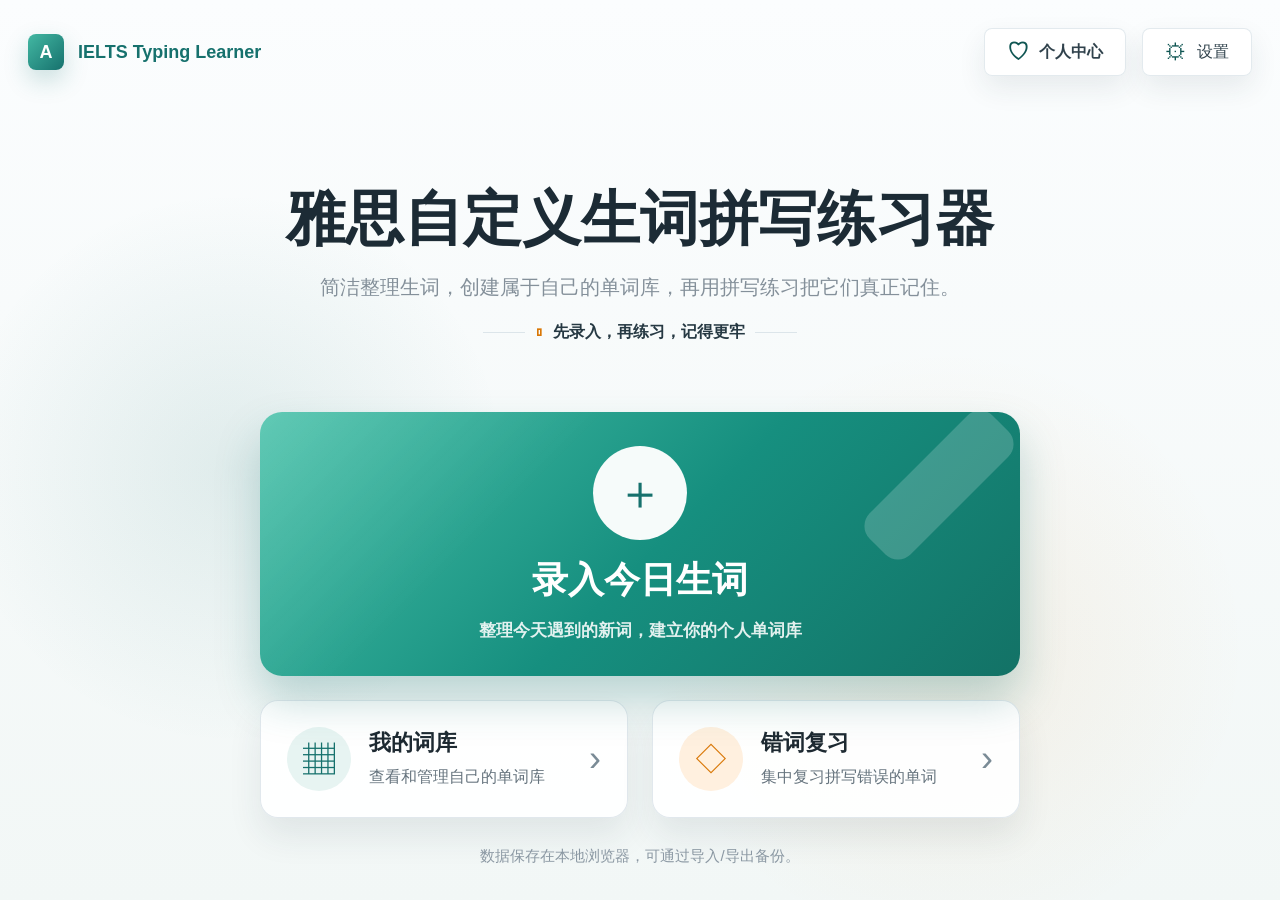
<file: index.html>
<!DOCTYPE html>
<html lang="zh-CN">
<head>
  <meta charset="UTF-8">
  <meta name="viewport" content="width=device-width, initial-scale=1.0">
  <title>雅思自定义生词拼写练习器</title>
  <link rel="stylesheet" href="style.css">
</head>
<body class="home-page">
  <main class="home-shell">
    <header class="home-nav">
      <a class="home-brand" href="index.html" aria-label="返回首页">
        <span class="home-logo">A</span>
        <strong>IELTS Typing Learner</strong>
      </a>

      <div class="home-nav-actions">
        <button class="home-nav-btn" type="button" aria-label="个人中心">
          <span aria-hidden="true">♡</span>
          个人中心
        </button>
        <a class="home-nav-btn" href="settings.html" aria-label="设置">
          <span aria-hidden="true">⚙</span>
          设置
        </a>
      </div>
    </header>

    <section class="home-hero">
      <h1>雅思自定义生词拼写练习器</h1>
      <p class="home-lead">简洁整理生词，创建属于自己的单词库，再用拼写练习把它们真正记住。</p>
      <p class="home-tagline"><span aria-hidden="true">▯</span> 先录入，再练习，记得更牢</p>
    </section>

    <section class="home-actions" aria-label="首页入口">
      <a class="home-main-card" href="input.html?mode=new">
        <span class="home-main-icon" aria-hidden="true">＋</span>
        <h2>录入今日生词</h2>
        <p>整理今天遇到的新词，建立你的个人单词库</p>
      </a>

      <div class="home-secondary-grid">
        <a class="home-secondary-card" href="library.html">
          <span class="home-secondary-icon" aria-hidden="true">▦</span>
          <div>
            <h2>我的词库</h2>
            <p>查看和管理自己的单词库</p>
          </div>
          <strong aria-hidden="true">›</strong>
        </a>

        <a class="home-secondary-card accent-card" href="wrong.html">
          <span class="home-secondary-icon" aria-hidden="true">◇</span>
          <div>
            <h2>错词复习</h2>
            <p>集中复习拼写错误的单词</p>
          </div>
          <strong aria-hidden="true">›</strong>
        </a>
      </div>
    </section>

    <footer class="home-footer">
      数据保存在本地浏览器，可通过导入/导出备份。
    </footer>
  </main>
</body>
</html>
</file>
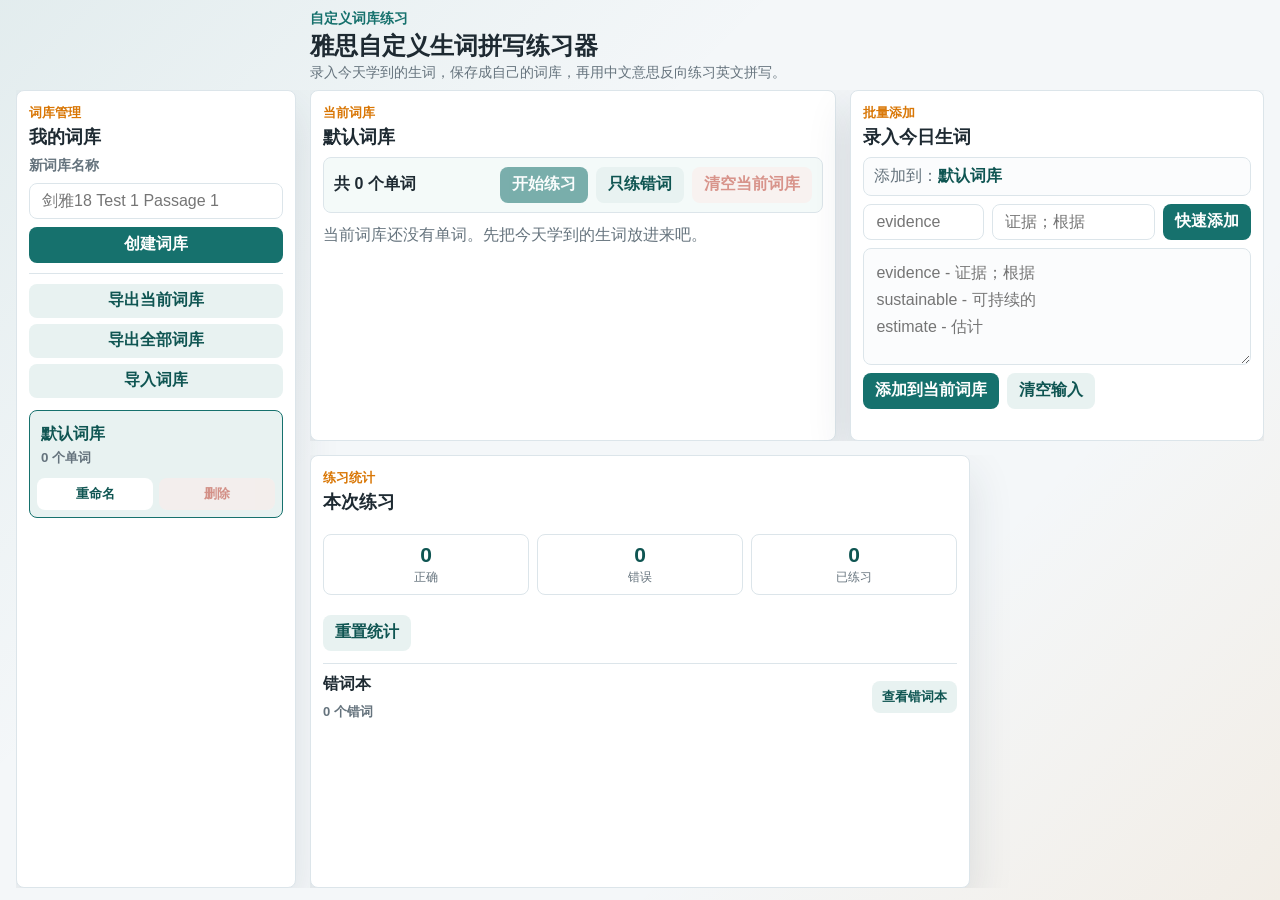
<file: app.html>
<!DOCTYPE html>
<html lang="zh-CN">
<head>
  <meta charset="UTF-8">
  <meta name="viewport" content="width=device-width, initial-scale=1.0">
  <title>雅思自定义生词拼写练习器</title>
  <link rel="stylesheet" href="style.css">
</head>
<body>
  <main class="app">
    <header class="top">
      <p class="eyebrow">自定义词库练习</p>
      <h1>雅思自定义生词拼写练习器</h1>
      <p class="intro">录入今天学到的生词，保存成自己的词库，再用中文意思反向练习英文拼写。</p>
    </header>

    <div class="workspace">
      <aside class="panel library-panel">
        <div class="section-title compact-title">
          <div>
            <span class="step">词库管理</span>
            <h2>我的词库</h2>
          </div>
        </div>

        <div class="library-create">
          <label for="libraryNameInput">新词库名称</label>
          <input id="libraryNameInput" type="text" placeholder="剑雅18 Test 1 Passage 1">
          <button id="createLibraryBtn" class="primary-btn">创建词库</button>
        </div>

        <div class="library-transfer">
          <button id="exportCurrentBtn" class="ghost-btn" type="button">导出当前词库</button>
          <button id="exportAllBtn" class="ghost-btn" type="button">导出全部词库</button>
          <button id="importLibraryBtn" class="ghost-btn" type="button">导入词库</button>
          <input id="importFileInput" type="file" accept="application/json,.json" hidden>
        </div>

        <ul id="libraryList" class="library-list"></ul>
      </aside>

      <div class="content-stack">
        <div class="top-workbench">
          <section class="panel list-panel">
            <div class="section-title compact-title">
              <div>
                <span class="step">当前词库</span>
                <h2><span id="activeLibraryName">默认词库</span></h2>
              </div>
            </div>

            <div class="library-summary">
              <strong>共 <span id="totalCount">0</span> 个单词</strong>
              <div class="actions inline-actions">
                <button id="startBtn" class="primary-btn">开始练习</button>
                <button id="wrongOnlyBtn" class="ghost-btn">只练错词</button>
                <button id="clearLibraryBtn" class="danger-btn">清空当前词库</button>
              </div>
            </div>

            <div class="word-list-shell">
              <ul id="wordList" class="word-list"></ul>
              <p id="emptyText" class="empty">当前词库还没有单词。先把今天学到的生词放进来吧。</p>
            </div>
          </section>

          <section class="panel input-panel">
            <div class="section-title compact-title">
              <div>
                <span class="step">批量添加</span>
                <h2>录入今日生词</h2>
              </div>
            </div>

            <div class="current-library-note">添加到：<strong id="activeLibraryNameForInput">默认词库</strong></div>

            <div class="quick-add">
              <label for="quickEnglishInput">英文单词</label>
              <input id="quickEnglishInput" type="text" autocomplete="off" placeholder="evidence">
              <label for="quickChineseInput">中文意思</label>
              <input id="quickChineseInput" type="text" autocomplete="off" placeholder="证据；根据">
              <button id="quickAddBtn" class="primary-btn" type="button">快速添加</button>
            </div>

            <textarea id="wordInput" spellcheck="false" placeholder="evidence - 证据；根据
sustainable - 可持续的
estimate - 估计"></textarea>

            <div class="actions">
              <button id="generateBtn" class="primary-btn">添加到当前词库</button>
              <button id="clearInputBtn" class="ghost-btn">清空输入</button>
            </div>
            <p id="inputMessage" class="message"></p>
          </section>
        </div>

        <div class="practice-workbench">
          <section id="practiceSection" class="panel practice-panel" hidden>
            <div class="section-title compact-title">
              <div>
                <span class="step">拼写练习</span>
                <h2>根据中文写英文</h2>
              </div>
            </div>

            <div class="practice-card">
              <div class="practice-progress">
                <span>第 <strong id="roundCount">0</strong> 轮</span>
                <span><strong id="progressCount">0 / 0</strong></span>
              </div>

              <div class="meaning-box">
                <span>中文意思</span>
                <strong id="meaningText">请先点击开始练习</strong>
              </div>
              <div class="hint-box">
                <span>首字母提示</span>
                <strong id="hintText">_</strong>
              </div>

              <label for="answerInput">你的拼写</label>
              <div class="answer-row">
                <input id="answerInput" type="text" autocomplete="off" placeholder="输入英文单词">
                <button id="submitBtn" class="primary-btn">提交</button>
              </div>

              <p id="feedbackText" class="feedback">请输入这个单词的完整英文拼写。</p>
              <button id="showAnswerBtn" class="ghost-btn answer-reveal-btn" hidden>查看答案</button>

              <div id="roundResult" class="round-result" hidden>
                <h3>本轮完成</h3>
                <div class="round-result-grid">
                  <div><strong id="roundTotalCount">0</strong><small>本轮总词数</small></div>
                  <div><strong id="roundCorrectCount">0</strong><small>正确次数</small></div>
                  <div><strong id="roundWrongCount">0</strong><small>错误次数</small></div>
                  <div><strong id="roundWrongWordCount">0</strong><small>错词数量</small></div>
                </div>
                <div class="actions">
                  <button id="practiceAgainBtn" class="primary-btn">再练一轮</button>
                  <button id="practiceWrongAgainBtn" class="ghost-btn">只练错词</button>
                </div>
              </div>
            </div>
          </section>

          <section class="panel stats-panel">
            <div class="section-title compact-title">
              <div>
                <span class="step">练习统计</span>
                <h2>本次练习</h2>
              </div>
            </div>

            <div class="scoreboard">
              <div><span id="correctCount">0</span><small>正确</small></div>
              <div><span id="wrongCount">0</span><small>错误</small></div>
              <div><span id="doneCount">0</span><small>已练习</small></div>
            </div>

            <div class="actions">
              <button id="resetStatsBtn" class="ghost-btn">重置统计</button>
            </div>

            <div class="wrong-book">
              <div class="wrong-book-title">
                <h3>错词本</h3>
                <span id="wrongBookCount">0 个错词</span>
                <button id="wrongBookToggleBtn" class="ghost-btn wrong-book-toggle" type="button">查看错词本</button>
              </div>
              <ul id="wrongBookList" class="wrong-book-list"></ul>
              <p id="emptyWrongBookText" class="empty">当前词库暂无错词。</p>
            </div>
          </section>
        </div>
      </div>
    </div>
  </main>

  <div id="appModal" class="modal-backdrop" hidden>
    <form id="modalDialog" class="modal-dialog">
      <h2 id="modalTitle">确认操作</h2>
      <p id="modalDescription">请确认是否继续。</p>
      <div id="modalFields" class="modal-fields"></div>
      <p id="modalError" class="modal-error" hidden></p>
      <div class="modal-actions">
        <button id="modalCancelBtn" class="ghost-btn" type="button">取消</button>
        <button id="modalConfirmBtn" class="primary-btn" type="submit">确认</button>
      </div>
    </form>
  </div>

  <script src="script.js"></script>
</body>
</html>
</file>
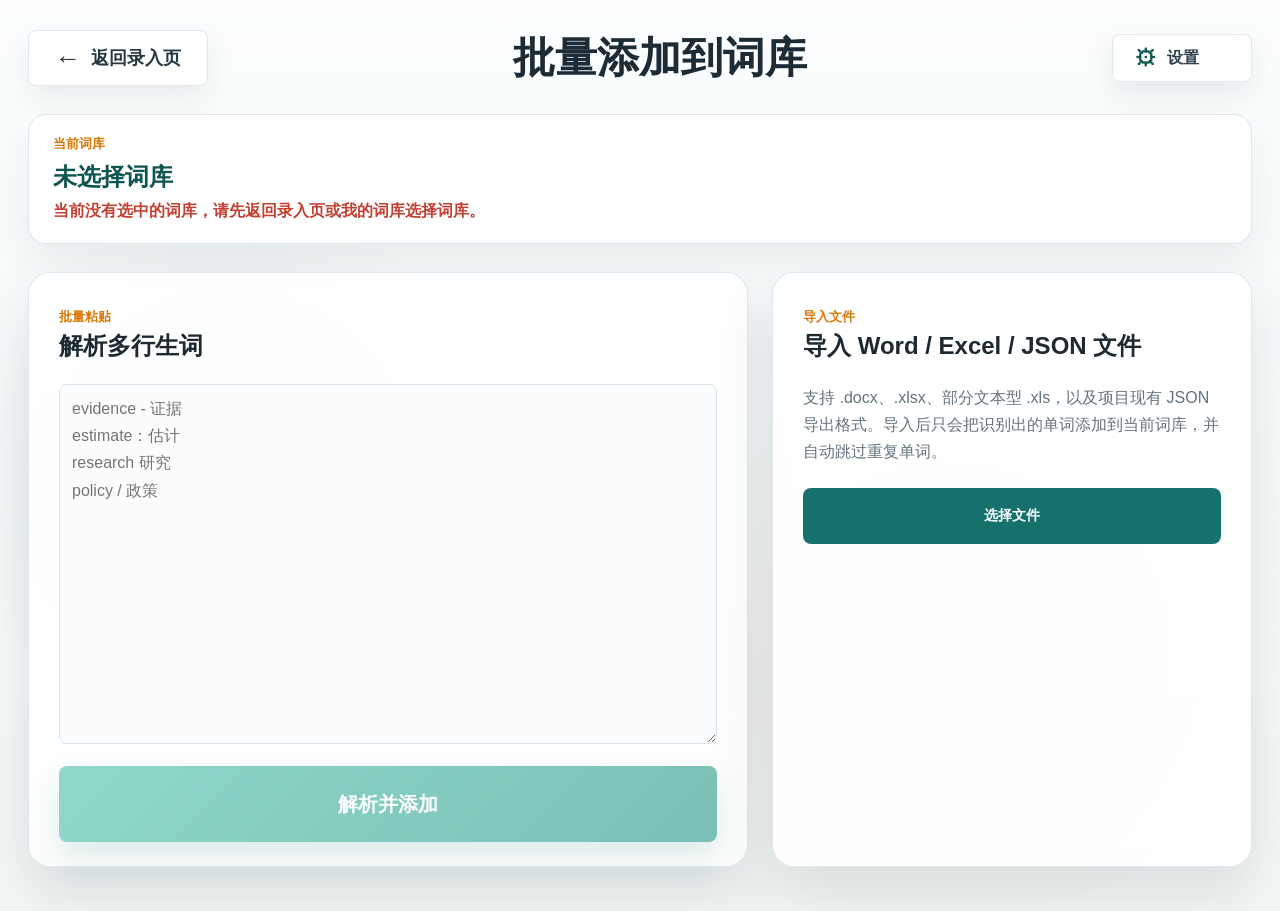
<file: bulk.html>
<!DOCTYPE html>
<html lang="zh-CN">
<head>
  <meta charset="UTF-8">
  <meta name="viewport" content="width=device-width, initial-scale=1.0">
  <title>批量添加到词库 - IELTS Typing Learner</title>
  <link rel="stylesheet" href="style.css">
</head>
<body class="home-page bulk-page">
  <main class="library-shell">
    <header class="library-topbar">
      <a class="practice-back-btn" href="input.html" aria-label="返回录入页">
        <span aria-hidden="true">←</span>
        返回录入页
      </a>
      <h1>批量添加到词库</h1>
      <button class="home-nav-btn" type="button" aria-label="设置">
        <span aria-hidden="true">⚙</span>
        设置
      </button>
    </header>

    <section class="bulk-current-card">
      <span>当前词库</span>
      <strong id="bulkLibraryName">正在读取...</strong>
      <p id="bulkStatus" class="library-page-message" role="status"></p>
    </section>

    <section class="bulk-workspace" aria-label="批量添加">
      <section class="entry-card bulk-panel">
        <div class="library-card-heading">
          <div>
            <span>批量粘贴</span>
            <h2>解析多行生词</h2>
          </div>
        </div>

        <textarea id="bulkText" class="bulk-textarea" spellcheck="false" placeholder="evidence - 证据
estimate：估计
research 研究
policy / 政策"></textarea>

        <button id="bulkAddBtn" class="entry-add-btn" type="button">解析并添加</button>
      </section>

      <section class="entry-card bulk-panel">
        <div class="library-card-heading">
          <div>
            <span>导入文件</span>
            <h2>导入 Word / Excel / JSON 文件</h2>
          </div>
        </div>

        <p class="bulk-help">支持 .docx、.xlsx、部分文本型 .xls，以及项目现有 JSON 导出格式。导入后只会把识别出的单词添加到当前词库，并自动跳过重复单词。</p>
        <label class="bulk-file-btn">
          <input id="bulkFileInput" type="file" accept=".docx,.xlsx,.xls,application/json,.json" multiple>
          选择文件
        </label>
      </section>
    </section>
  </main>

  <script>
    const LIBRARIES_STORAGE_KEY = "ieltsTypingLearnerLibraries";
    const CURRENT_LIBRARY_ID_KEY = "ieltsTypingLearnerCurrentLibraryId";

    const libraryNameEl = document.querySelector("#bulkLibraryName");
    const statusEl = document.querySelector("#bulkStatus");
    const bulkText = document.querySelector("#bulkText");
    const bulkAddBtn = document.querySelector("#bulkAddBtn");
    const fileInput = document.querySelector("#bulkFileInput");

    let libraries = loadLibraries();
    let currentLibrary = getCurrentLibrary();

    renderCurrentLibrary();

    bulkAddBtn.addEventListener("click", addFromTextarea);
    fileInput.addEventListener("change", importFiles);

    function renderCurrentLibrary() {
      if (!currentLibrary) {
        libraryNameEl.textContent = "未选择词库";
        showStatus("当前没有选中的词库，请先返回录入页或我的词库选择词库。", "error");
        bulkText.disabled = true;
        bulkAddBtn.disabled = true;
        fileInput.disabled = true;
        return;
      }

      libraryNameEl.textContent = currentLibrary.name;
      showStatus("可以粘贴多行生词，或导入 JSON 文件。");
    }

    function addFromTextarea() {
      if (!currentLibrary) {
        return;
      }

      const parsedWords = parseWords(bulkText.value);

      if (parsedWords.length === 0) {
        showStatus("没有识别到有效生词，请检查格式。", "error");
        bulkText.focus();
        return;
      }

      const result = addWordsToCurrentLibrary(parsedWords);
      if (result.added > 0) {
        bulkText.value = "";
      }
    }

    async function importFiles(event) {
      const files = Array.from(event.target.files || []);
      event.target.value = "";

      if (files.length === 0 || !currentLibrary) {
        return;
      }

      let allWords = [];
      let failedCount = 0;

      for (const file of files) {
        try {
          const fileWords = await parseFileToWords(file);
          allWords = allWords.concat(fileWords);
        } catch {
          failedCount += 1;
        }
      }

      if (allWords.length === 0) {
        const failedText = failedCount > 0 ? "部分文件无法解析，.xls 如为老式二进制格式请另存为 .xlsx。" : "没有识别到有效单词。";
        showStatus(`导入失败：${failedText}`, "error");
        return;
      }

      const result = addWordsToCurrentLibrary(allWords);
      const failedText = failedCount > 0 ? `，${failedCount} 个文件未能解析` : "";
      showStatus(`成功添加 ${result.added} 个，跳过 ${result.skipped} 个重复${failedText}。`, result.added > 0 ? "success" : "error");
    }

    function addWordsToCurrentLibrary(newWords) {
      const result = mergeWords(getWords(currentLibrary), newWords);
      currentLibrary.words = result.words;
      saveLibraries();
      showStatus(`已添加 ${result.added} 个，跳过 ${result.skipped} 个重复。`, result.added > 0 ? "success" : "error");
      return result;
    }

    function parseWords(text) {
      return text
        .split("\n")
        .map((line) => line.trim())
        .filter(Boolean)
        .map(parseWordLine)
        .filter(Boolean);
    }

    function parseWordLine(line) {
      const explicitParts = line.split(/\s*(?:\t|[-—–：:=\/|｜])\s*/);
      const whitespaceMatch = line.match(/^([A-Za-z][A-Za-z\s.'-]*?)\s+([\u4e00-\u9fff].+)$/);
      const englishPart = explicitParts.length >= 2 ? explicitParts[0] : whitespaceMatch?.[1];
      const chinesePart = explicitParts.length >= 2 ? explicitParts.slice(1).join(" ") : whitespaceMatch?.[2];
      const english = (englishPart || "").trim().toLowerCase();
      const chinese = normalizeChineseMeaning(chinesePart || "");

      if (!english || !chinese) {
        return null;
      }

      return { english, chinese, example: "" };
    }

    function parseImportedWords(data) {
      if (Array.isArray(data)) {
        return data.map(validateImportedWord).filter(Boolean);
      }

      if (!data || typeof data !== "object") {
        return [];
      }

      if (Array.isArray(data.words)) {
        return data.words.map(validateImportedWord).filter(Boolean);
      }

      if (Array.isArray(data.libraries)) {
        return data.libraries.flatMap((library) => Array.isArray(library.words) ? library.words.map(validateImportedWord).filter(Boolean) : []);
      }

      return [];
    }

    async function parseFileToWords(file) {
      const extension = getFileExtension(file.name);

      if (extension === "json") {
        const text = await readFileAsText(file);
        return parseImportedWords(JSON.parse(text));
      }

      if (extension === "docx") {
        return parseDocxWords(await file.arrayBuffer());
      }

      if (extension === "xlsx") {
        return parseXlsxWords(await file.arrayBuffer());
      }

      if (extension === "xls") {
        const text = await readFileAsText(file);
        const parsedWords = parseRowsToWords(splitTableText(text));

        if (parsedWords.length === 0) {
          throw new Error("老式二进制 .xls 暂不支持。");
        }

        return parsedWords;
      }

      throw new Error("不支持的文件类型。");
    }

    async function parseDocxWords(arrayBuffer) {
      const entries = await unzipEntries(arrayBuffer);
      const documentXml = entries.get("word/document.xml");

      if (!documentXml) {
        return [];
      }

      const doc = parseXml(documentXml);
      const tableRows = Array.from(doc.querySelectorAll("w\\:tr, tr"))
        .map((row) => Array.from(row.querySelectorAll("w\\:tc, tc")).map(readXmlText).filter(Boolean))
        .filter((row) => row.length >= 2);

      if (tableRows.length > 0) {
        return parseRowsToWords(tableRows);
      }

      const paragraphs = Array.from(doc.querySelectorAll("w\\:p, p"))
        .map(readXmlText)
        .map((text) => text.trim())
        .filter(Boolean);

      return paragraphs.map(parseWordLine).filter(Boolean);
    }

    async function parseXlsxWords(arrayBuffer) {
      const entries = await unzipEntries(arrayBuffer);
      const sharedStrings = parseSharedStrings(entries.get("xl/sharedStrings.xml") || "");
      const sheetName = Array.from(entries.keys()).find((name) => /^xl\/worksheets\/sheet\d+\.xml$/.test(name));

      if (!sheetName) {
        return [];
      }

      const sheetDoc = parseXml(entries.get(sheetName));
      const rows = Array.from(sheetDoc.querySelectorAll("row")).map((row) => {
        const cells = Array.from(row.querySelectorAll("c"));
        return cells.map((cell) => readXlsxCell(cell, sharedStrings));
      });

      return parseRowsToWords(rows);
    }

    function parseRowsToWords(rows) {
      return rows
        .map((row) => {
          const english = String(row[0] || "").trim().toLowerCase();
          const chinese = normalizeChineseMeaning(String(row[1] || ""));
          const example = String(row[2] || "").trim();

          if (!english || !chinese || !/[a-z]/i.test(english) || isHeaderRow(english, chinese)) {
            return null;
          }

          return {
            english,
            chinese,
            example
          };
        })
        .filter(Boolean);
    }

    function splitTableText(text) {
      return text
        .split(/\r?\n/)
        .map((line) => line.trim())
        .filter(Boolean)
        .map((line) => line.split(/\t|,/).map((cell) => cell.trim()));
    }

    function parseSharedStrings(xmlText) {
      if (!xmlText) {
      return [];
    }

    function isHeaderRow(english, chinese) {
      const englishHeader = ["english", "word", "vocabulary", "单词", "英文"].includes(english);
      const chineseHeader = ["chinese", "meaning", "释义", "中文", "中文释义"].includes(chinese.toLowerCase());
      return englishHeader && chineseHeader;
    }

      const doc = parseXml(xmlText);
      return Array.from(doc.querySelectorAll("si")).map(readXmlText);
    }

    function readXlsxCell(cell, sharedStrings) {
      const type = cell.getAttribute("t");

      if (type === "s") {
        const index = Number(cell.querySelector("v")?.textContent || "-1");
        return sharedStrings[index] || "";
      }

      if (type === "inlineStr") {
        return readXmlText(cell);
      }

      return cell.querySelector("v")?.textContent || "";
    }

    async function unzipEntries(arrayBuffer) {
      const view = new DataView(arrayBuffer);
      const bytes = new Uint8Array(arrayBuffer);
      const entries = new Map();
      const eocdOffset = findEndOfCentralDirectory(view);

      if (eocdOffset < 0) {
        throw new Error("不是有效的 zip 文件。");
      }

      const entryCount = view.getUint16(eocdOffset + 10, true);
      let centralOffset = view.getUint32(eocdOffset + 16, true);

      for (let index = 0; index < entryCount; index += 1) {
        if (view.getUint32(centralOffset, true) !== 0x02014b50) {
          throw new Error("zip 中央目录无效。");
        }

        const compression = view.getUint16(centralOffset + 10, true);
        const compressedSize = view.getUint32(centralOffset + 20, true);
        const fileNameLength = view.getUint16(centralOffset + 28, true);
        const extraLength = view.getUint16(centralOffset + 30, true);
        const commentLength = view.getUint16(centralOffset + 32, true);
        const localOffset = view.getUint32(centralOffset + 42, true);
        const fileName = decodeBytes(bytes.slice(centralOffset + 46, centralOffset + 46 + fileNameLength));
        const localNameLength = view.getUint16(localOffset + 26, true);
        const localExtraLength = view.getUint16(localOffset + 28, true);
        const dataStart = localOffset + 30 + localNameLength + localExtraLength;
        const compressedData = bytes.slice(dataStart, dataStart + compressedSize);
        const text = await inflateZipText(compressedData, compression);

        entries.set(fileName, text);
        centralOffset += 46 + fileNameLength + extraLength + commentLength;
      }

      return entries;
    }

    function findEndOfCentralDirectory(view) {
      const minOffset = Math.max(0, view.byteLength - 65557);

      for (let offset = view.byteLength - 22; offset >= minOffset; offset -= 1) {
        if (view.getUint32(offset, true) === 0x06054b50) {
          return offset;
        }
      }

      return -1;
    }

    async function inflateZipText(data, compression) {
      if (compression === 0) {
        return decodeBytes(data);
      }

      if (compression !== 8 || typeof DecompressionStream === "undefined") {
        throw new Error("浏览器不支持当前压缩格式。");
      }

      const stream = new Blob([data]).stream().pipeThrough(new DecompressionStream("deflate-raw"));
      const buffer = await new Response(stream).arrayBuffer();
      return decodeBytes(new Uint8Array(buffer));
    }

    function parseXml(text) {
      return new DOMParser().parseFromString(text, "application/xml");
    }

    function readXmlText(node) {
      return Array.from(node.querySelectorAll("w\\:t, t"))
        .map((textNode) => textNode.textContent || "")
        .join("")
        .trim();
    }

    function readFileAsText(file) {
      return new Promise((resolve, reject) => {
        const reader = new FileReader();
        reader.addEventListener("load", () => resolve(String(reader.result || "")));
        reader.addEventListener("error", reject);
        reader.readAsText(file);
      });
    }

    function decodeBytes(bytes) {
      return new TextDecoder("utf-8").decode(bytes);
    }

    function getFileExtension(fileName) {
      return fileName.split(".").pop().toLowerCase();
    }

    function validateImportedWord(word) {
      if (!word || typeof word !== "object" || Array.isArray(word)) {
        return null;
      }

      const english = typeof word.english === "string" ? word.english.trim().toLowerCase() : "";
      const chinese = typeof word.chinese === "string" ? normalizeChineseMeaning(word.chinese) : "";

      if (!english || !chinese) {
        return null;
      }

      return {
        english,
        chinese,
        example: typeof word.example === "string" ? word.example.trim() : ""
      };
    }

    function mergeWords(oldWords, newWords) {
      const mergedWords = [...oldWords];
      const existingEnglish = new Set(mergedWords.map((word) => word.english));
      let added = 0;
      let skipped = 0;

      newWords.forEach((word) => {
        if (existingEnglish.has(word.english)) {
          skipped += 1;
          return;
        }

        mergedWords.push(word);
        existingEnglish.add(word.english);
        added += 1;
      });

      return {
        words: mergedWords,
        added,
        skipped
      };
    }

    function normalizeChineseMeaning(text) {
      return text
        .split(/[；;，,、\/|｜]+/)
        .map((part) => part.trim())
        .filter(Boolean)
        .join("；");
    }

    function getCurrentLibrary() {
      const savedId = localStorage.getItem(CURRENT_LIBRARY_ID_KEY);
      return libraries.find((library) => library.id === savedId) || null;
    }

    function getWords(library) {
      if (!Array.isArray(library.words)) {
        library.words = [];
      }

      return library.words;
    }

    function loadLibraries() {
      const savedLibraries = localStorage.getItem(LIBRARIES_STORAGE_KEY);

      if (!savedLibraries) {
        return [];
      }

      try {
        const parsedLibraries = JSON.parse(savedLibraries);
        return Array.isArray(parsedLibraries) ? parsedLibraries.map(normalizeLibrary) : [];
      } catch {
        return [];
      }
    }

    function normalizeLibrary(library = {}) {
      return {
        ...library,
        id: library.id || "",
        name: library.name || "未命名词库",
        words: Array.isArray(library.words) ? library.words : [],
        wrongWords: Array.isArray(library.wrongWords) ? library.wrongWords : []
      };
    }

    function saveLibraries() {
      localStorage.setItem(LIBRARIES_STORAGE_KEY, JSON.stringify(libraries));
    }

    function showStatus(text, type = "normal") {
      statusEl.textContent = text;
      statusEl.className = `library-page-message ${type}`;
    }
  </script>
</body>
</html>
</file>
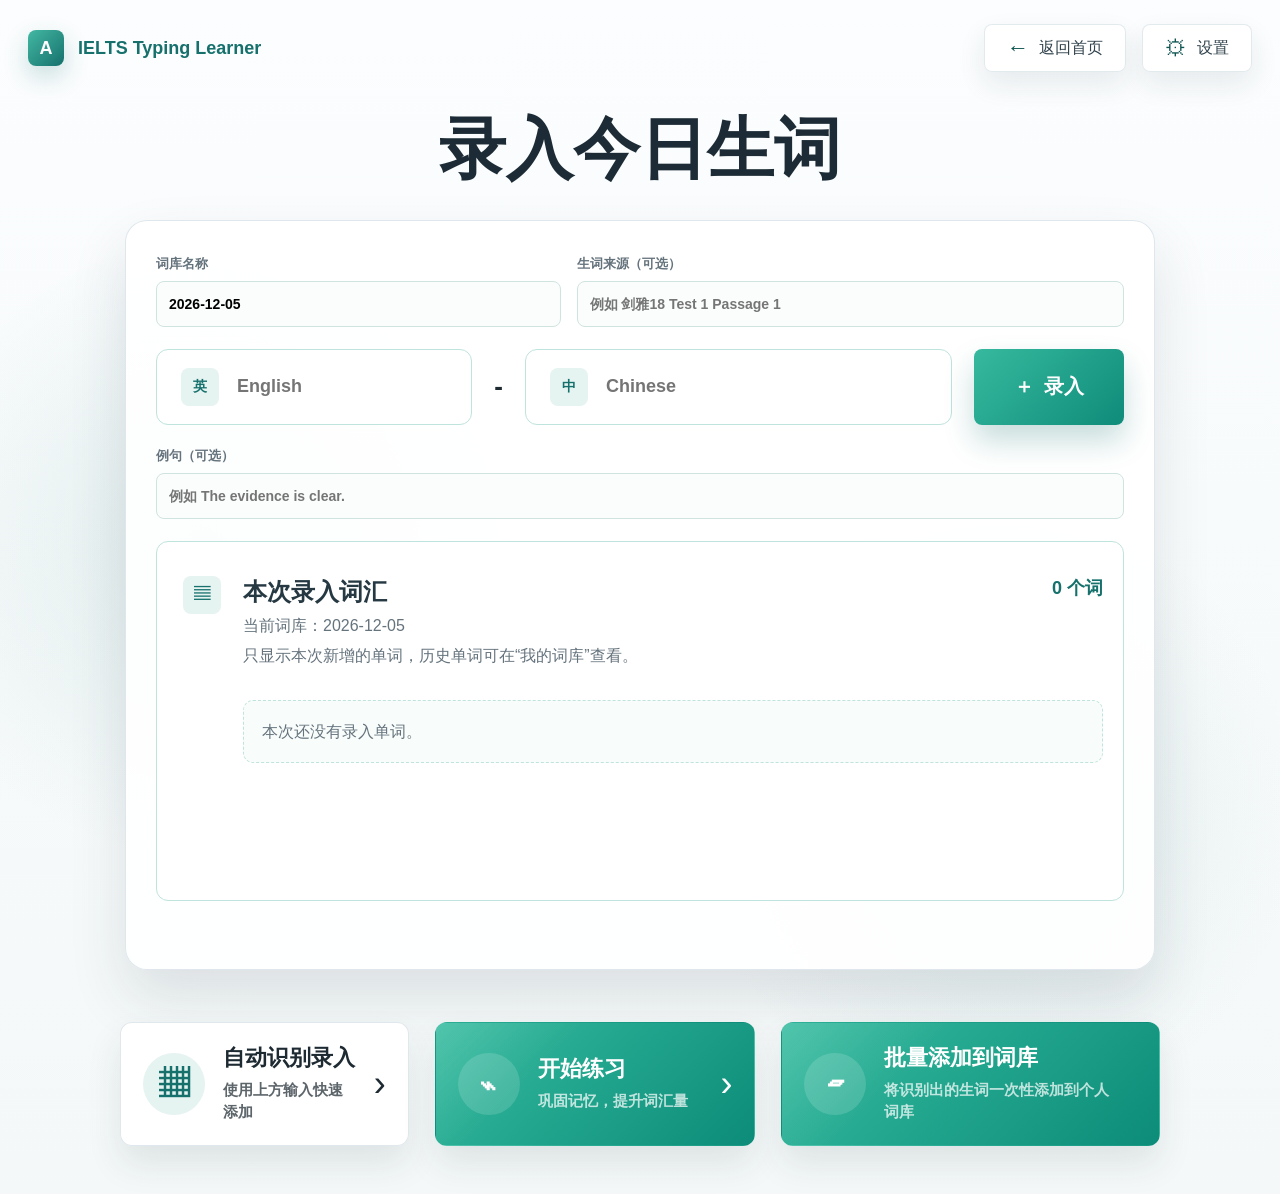
<file: input.html>
<!DOCTYPE html>
<html lang="zh-CN">
<head>
  <meta charset="UTF-8">
  <meta name="viewport" content="width=device-width, initial-scale=1.0">
  <title>录入今日生词 - IELTS Typing Learner</title>
  <link rel="stylesheet" href="style.css">
</head>
<body class="home-page entry-page">
  <main class="entry-shell">
    <header class="home-nav entry-nav">
      <a class="home-brand" href="index.html" aria-label="返回首页">
        <span class="home-logo">A</span>
        <strong>IELTS Typing Learner</strong>
      </a>

      <div class="home-nav-actions">
        <a class="home-nav-btn entry-nav-link" href="index.html" aria-label="返回首页">
          <span aria-hidden="true">←</span>
          返回首页
        </a>
        <a class="home-nav-btn" href="settings.html" aria-label="设置">
          <span aria-hidden="true">⚙</span>
          设置
        </a>
      </div>
    </header>

    <section class="entry-hero" aria-labelledby="entryTitle">
      <h1 id="entryTitle">录入今日生词</h1>
    </section>

    <section class="entry-card" aria-label="录入今日生词">
      <div class="entry-library-row">
        <label class="entry-field">
          <span>词库名称</span>
          <input id="entryLibraryName" type="text" autocomplete="off">
        </label>
        <label class="entry-field">
          <span>生词来源（可选）</span>
          <input id="entrySource" type="text" autocomplete="off" placeholder="例如 剑雅18 Test 1 Passage 1">
        </label>
      </div>

      <div class="entry-quick-row">
        <label class="entry-input-wrap">
          <span aria-hidden="true">英</span>
          <input id="entryEnglish" type="text" autocomplete="off" placeholder="English">
        </label>
        <span class="entry-dash" aria-hidden="true">-</span>
        <label class="entry-input-wrap">
          <span aria-hidden="true">中</span>
          <input id="entryChinese" type="text" autocomplete="off" placeholder="Chinese">
        </label>
        <button id="entryAddBtn" class="entry-add-btn" type="button">
          <span aria-hidden="true">＋</span>
          录入
        </button>
      </div>

      <label class="entry-field entry-example-wrap">
        <span>例句（可选）</span>
        <input id="entryExample" type="text" autocomplete="off" placeholder="例如 The evidence is clear.">
      </label>

      <section class="entry-batch-wrap entry-current-wrap" aria-label="本次录入词汇">
        <span class="entry-batch-icon" aria-hidden="true">▤</span>
        <div class="entry-current-content">
          <div class="entry-current-head">
            <div>
              <h2>本次录入词汇</h2>
              <p id="entryCurrentLibrary">当前词库：今日词库</p>
              <p>只显示本次新增的单词，历史单词可在“我的词库”查看。</p>
            </div>
            <strong id="entryWordCount">0 个词</strong>
          </div>

          <ul id="entryCurrentList" class="entry-current-list"></ul>
          <p id="entryEmptyText" class="entry-empty-text">本次还没有录入单词。</p>
        </div>
      </section>

      <p id="entryMessage" class="entry-message" role="status"></p>
    </section>

    <section class="entry-action-grid" aria-label="录入操作">
      <button id="autoParseBtn" class="entry-action-card light-card" type="button">
        <span class="entry-action-icon" aria-hidden="true">▦</span>
        <span>
          <strong>自动识别录入</strong>
          <small>使用上方输入快速添加</small>
        </span>
        <b aria-hidden="true">›</b>
      </button>

      <button id="startPracticeFromHomeBtn" class="entry-action-card green-card" type="button">
        <span class="entry-action-icon" aria-hidden="true">⌁</span>
        <span>
          <strong>开始练习</strong>
          <small>巩固记忆，提升词汇量</small>
        </span>
        <b aria-hidden="true">›</b>
      </button>

      <button id="batchAddBtn" class="entry-action-card green-card wide-card" type="button">
        <span class="entry-action-icon" aria-hidden="true">▱</span>
        <span>
          <strong>批量添加到词库</strong>
          <small>将识别出的生词一次性添加到个人词库</small>
        </span>
      </button>
    </section>
  </main>

  <script src="data-model.js"></script>
  <script>
    const LIBRARIES_STORAGE_KEY = "ieltsTypingLearnerLibraries";
    const CURRENT_LIBRARY_ID_KEY = "ieltsTypingLearnerCurrentLibraryId";
    const LEGACY_WORDS_STORAGE_KEY = "ieltsTypingLearnerWords";

    const libraryNameInput = document.querySelector("#entryLibraryName");
    const sourceInput = document.querySelector("#entrySource");
    const englishInput = document.querySelector("#entryEnglish");
    const chineseInput = document.querySelector("#entryChinese");
    const exampleInput = document.querySelector("#entryExample");
    const addBtn = document.querySelector("#entryAddBtn");
    const message = document.querySelector("#entryMessage");
    const autoParseBtn = document.querySelector("#autoParseBtn");
    const batchAddBtn = document.querySelector("#batchAddBtn");
    const startPracticeBtn = document.querySelector("#startPracticeFromHomeBtn");
    const currentLibraryText = document.querySelector("#entryCurrentLibrary");
    const currentList = document.querySelector("#entryCurrentList");
    const emptyText = document.querySelector("#entryEmptyText");
    const wordCount = document.querySelector("#entryWordCount");

    const todayName = getTodayName();
    const inputMode = new URLSearchParams(window.location.search).get("mode") === "append" ? "append" : "new";
    let libraries = loadLibraries();
    let selectedLibraryId = initializeTargetLibraryId();
    let sessionWords = [];
    applyInitialLibraryName();
    renderSessionWords();

    englishInput.addEventListener("keydown", (event) => {
      if (event.key === "Enter") {
        event.preventDefault();
        chineseInput.focus();
      }
    });

    chineseInput.addEventListener("keydown", (event) => {
      if (event.key === "Enter") {
        event.preventDefault();
        addSingleWord();
      }
    });

    addBtn.addEventListener("click", addSingleWord);
    autoParseBtn.addEventListener("click", addSingleWord);
    batchAddBtn.addEventListener("click", openBulkPage);
    startPracticeBtn.addEventListener("click", () => {
      ensureTargetLibrary();
      window.location.href = "practice.html";
    });

    libraryNameInput.addEventListener("input", syncCurrentLibraryMeta);
    sourceInput.addEventListener("input", syncCurrentLibraryMeta);

    function addSingleWord() {
      syncCurrentLibraryMeta();
      const english = englishInput.value.trim().toLowerCase();
      const chinese = normalizeChineseMeaning(chineseInput.value);
      const example = exampleInput.value.trim();

      if (!english) {
        showMessage("请先输入英文单词。", "error");
        englishInput.focus();
        return;
      }

      if (!chinese) {
        showMessage("请填写中文意思。", "error");
        chineseInput.focus();
        return;
      }

      const newWord = example ? { english, chinese, example } : { english, chinese };
      const result = addWordsToTargetLibrary([newWord]);
      if (result.added > 0) {
        englishInput.value = "";
        chineseInput.value = "";
        exampleInput.value = "";
      }
      englishInput.focus();
    }

    function addWordsToTargetLibrary(newWords) {
      const targetLibrary = ensureTargetLibrary();
      const result = mergeWords(targetLibrary.words, newWords);
      targetLibrary.words = result.words;
      saveLibraries();
      sessionWords = result.addedWords.concat(sessionWords);
      renderSessionWords();

      const status = result.added > 0 ? "success" : "error";
      showMessage(`已添加 ${result.added} 个，跳过 ${result.skipped} 个重复。当前词库：${targetLibrary.name}`, status);
      return result;
    }

    function openBulkPage() {
      syncCurrentLibraryMeta();
      ensureTargetLibrary();
      window.location.href = "bulk.html";
    }

    function ensureTargetLibrary() {
      if (selectedLibraryId) {
        const selectedLibrary = libraries.find((library) => library.id === selectedLibraryId);

        if (selectedLibrary) {
          syncCurrentLibraryMeta();
          const refreshedLibrary = libraries.find((library) => library.id === selectedLibraryId) || selectedLibrary;
          localStorage.setItem(CURRENT_LIBRARY_ID_KEY, refreshedLibrary.id);
          return refreshedLibrary;
        }

        selectedLibraryId = "";
      }

      const targetName = getTargetLibraryName();
      let targetLibrary = libraries.find((library) => library.name === targetName);

      if (!targetLibrary) {
        targetLibrary = {
          id: createLibraryId(),
          name: targetName,
          words: [],
          wrongWords: []
        };
        libraries.push(targetLibrary);
      }

      localStorage.setItem(CURRENT_LIBRARY_ID_KEY, targetLibrary.id);
      saveLibraries();
      return libraries.find((library) => library.id === targetLibrary.id) || targetLibrary;
    }

    function getTargetLibraryName() {
      const selectedLibrary = selectedLibraryId ? libraries.find((library) => library.id === selectedLibraryId) : null;

      if (selectedLibrary) {
        return composeLibraryName(libraryNameInput.value, sourceInput.value);
      }

      const baseName = libraryNameInput.value.trim() || todayName;
      const source = sourceInput.value.trim();
      return source ? `${baseName}｜${source}` : baseName;
    }

    function renderSessionWords() {
      const targetName = getTargetLibraryName();
      currentLibraryText.textContent = `当前词库：${targetName}`;
      wordCount.textContent = `${sessionWords.length} 个词`;
      currentList.innerHTML = "";
      emptyText.hidden = sessionWords.length > 0;

      sessionWords.forEach((word) => {
        const item = document.createElement("li");
        const english = document.createElement("strong");
        const chinese = document.createElement("span");
        const example = document.createElement("small");

        english.textContent = word.english;
        chinese.textContent = word.chinese;
        example.textContent = word.example ? `例句：${word.example}` : "";
        example.hidden = !word.example;
        item.append(english, chinese, example);
        currentList.appendChild(item);
      });
    }

    function syncCurrentLibraryMeta() {
      const currentLibrary = selectedLibraryId ? libraries.find((library) => library.id === selectedLibraryId) : null;

      if (!currentLibrary) {
        renderSessionWords();
        return;
      }

      currentLibrary.name = composeLibraryName(libraryNameInput.value, sourceInput.value);

      if (sourceInput.value.trim()) {
        currentLibrary.source = sourceInput.value.trim();
      } else {
        delete currentLibrary.source;
      }

      saveLibraries();
      renderSessionWords();
    }

    function applyInitialLibraryName() {
      const selectedLibrary = selectedLibraryId ? libraries.find((library) => library.id === selectedLibraryId) : null;

      if (!selectedLibrary) {
        selectedLibraryId = "";
        libraryNameInput.value = todayName;
        sourceInput.value = "";
        return;
      }

      const parts = getLibraryParts(selectedLibrary);
      libraryNameInput.value = parts.name;
      sourceInput.value = parts.source;
    }

    function getSavedLibraryId() {
      const savedId = localStorage.getItem(CURRENT_LIBRARY_ID_KEY);
      return libraries.some((library) => library.id === savedId) ? savedId : "";
    }

    function initializeTargetLibraryId() {
      if (inputMode === "append") {
        return getSavedLibraryId();
      }

      const newLibrary = {
        id: createLibraryId(),
        name: createTodayLibraryName(),
        words: [],
        wrongWords: []
      };

      libraries.push(newLibrary);
      saveLibraries();
      localStorage.setItem(CURRENT_LIBRARY_ID_KEY, newLibrary.id);
      return newLibrary.id;
    }

    function createTodayLibraryName() {
      const existingNames = new Set(libraries.map((library) => library.name));

      if (!existingNames.has(todayName)) {
        return todayName;
      }

      let copyIndex = 2;
      let candidateName = `${todayName} ${toCircledNumber(copyIndex)}`;

      while (existingNames.has(candidateName)) {
        copyIndex += 1;
        candidateName = `${todayName} ${toCircledNumber(copyIndex)}`;
      }

      return candidateName;
    }

    function toCircledNumber(number) {
      const circledNumbers = ["", "①", "②", "③", "④", "⑤", "⑥", "⑦", "⑧", "⑨", "⑩"];
      return circledNumbers[number] || `(${number})`;
    }

    function getLibraryParts(library) {
      const [name, parsedSource] = String(library.name || "").split("｜");
      const source = (parsedSource || "").trim() || (typeof library.source === "string" ? library.source.trim() : "");

      return {
        name: name.trim() || library.name || todayName,
        source
      };
    }

    function composeLibraryName(name, source) {
      const cleanName = name.trim() || todayName;
      const cleanSource = source.trim();
      return cleanSource ? `${cleanName}｜${cleanSource}` : cleanName;
    }

    function mergeWords(oldWords, newWords) {
      const existingWords = [...oldWords];
      const existingEnglish = new Set(existingWords.map((word) => word.english));
      const addedWords = [];
      let added = 0;
      let skipped = 0;

      newWords.forEach((word) => {
        if (existingEnglish.has(word.english)) {
          skipped += 1;
          return;
        }

        existingWords.push(word);
        addedWords.push(word);
        existingEnglish.add(word.english);
        added += 1;
      });

      return {
        words: existingWords,
        addedWords,
        added,
        skipped
      };
    }

    function normalizeChineseMeaning(text) {
      return text
        .split(/[；;，,、\/|｜]+/)
        .map((part) => part.trim())
        .filter(Boolean)
        .join("；");
    }

    function loadLibraries() {
      const savedLibraries = localStorage.getItem(LIBRARIES_STORAGE_KEY);

      if (savedLibraries) {
        try {
          const parsedLibraries = JSON.parse(savedLibraries);
          if (Array.isArray(parsedLibraries) && parsedLibraries.length > 0) {
            return window.IELTSDataModel.saveLibraries(parsedLibraries, {
              createLibraryId
            });
          }
        } catch {
          return [];
        }
      }

      window.IELTSDataModel.migrateStoredData();
      const legacyWords = loadLegacyWords();
      return legacyWords.length > 0
        ? window.IELTSDataModel.saveLibraries([{
          id: createLibraryId(),
          name: todayName,
          words: legacyWords,
          wrongWords: []
        }], {
          createLibraryId
        })
        : [];
    }

    function loadLegacyWords() {
      const savedWords = localStorage.getItem(LEGACY_WORDS_STORAGE_KEY);

      if (!savedWords) {
        return [];
      }

      try {
        const parsedWords = JSON.parse(savedWords);
        return Array.isArray(parsedWords) ? parsedWords : [];
      } catch {
        return [];
      }
    }

    function normalizeLibrary(library) {
      return {
        id: library.id || createLibraryId(),
        name: library.name || "未命名词库",
        words: Array.isArray(library.words) ? library.words : [],
        wrongWords: Array.isArray(library.wrongWords) ? library.wrongWords : []
      };
    }

    function saveLibraries() {
      libraries = window.IELTSDataModel.saveLibraries(libraries, {
        createLibraryId
      });
    }

    function createLibraryId() {
      return `library-${Date.now()}-${Math.random().toString(16).slice(2)}`;
    }

    function getTodayName() {
      const date = new Date();
      const year = date.getFullYear();
      const month = String(date.getMonth() + 1).padStart(2, "0");
      const day = String(date.getDate()).padStart(2, "0");
      return `${year}-${month}-${day}`;
    }

    function showMessage(text, type = "normal") {
      message.textContent = text;
      message.className = `entry-message ${type}`;
    }
  </script>
</body>
</html>
</file>
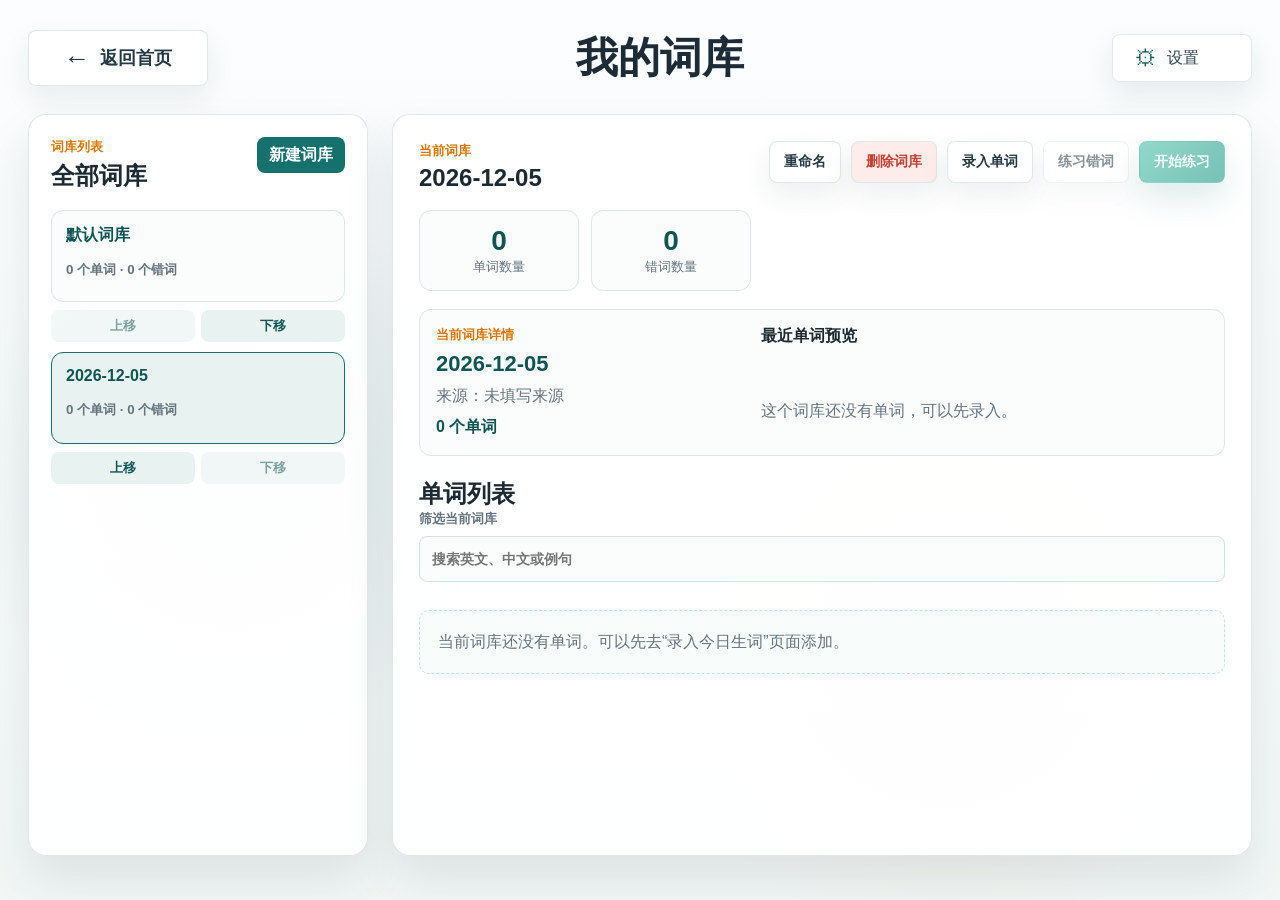
<file: library.html>
<!DOCTYPE html>
<html lang="zh-CN">
<head>
  <meta charset="UTF-8">
  <meta name="viewport" content="width=device-width, initial-scale=1.0">
  <title>我的词库 - IELTS Typing Learner</title>
  <link rel="stylesheet" href="style.css">
</head>
<body class="home-page library-page">
  <main class="library-shell">
    <header class="library-topbar">
      <a class="practice-back-btn" href="index.html" aria-label="返回首页">
        <span aria-hidden="true">←</span>
        返回首页
      </a>
      <h1>我的词库</h1>
      <a class="home-nav-btn" href="settings.html" aria-label="设置">
        <span aria-hidden="true">⚙</span>
        设置
      </a>
    </header>

    <section class="library-workspace" aria-label="我的词库管理">
      <aside class="library-sidebar-card">
        <div class="library-card-heading">
          <div>
            <span>词库列表</span>
            <h2>全部词库</h2>
          </div>
          <button id="newLibraryBtn" class="library-small-primary" type="button">新建词库</button>
        </div>

        <ul id="libraryPageList" class="library-page-list"></ul>
      </aside>

      <section class="library-detail-card">
        <div class="library-detail-header">
          <div>
            <span>当前词库</span>
            <h2 id="detailLibraryName">默认词库</h2>
            <p id="detailLibrarySource" hidden></p>
          </div>
          <div class="library-detail-actions">
            <button id="renameLibraryBtn" class="practice-page-btn practice-ghost-btn" type="button">重命名</button>
            <button id="deleteLibraryBtn" class="practice-page-btn library-danger-btn" type="button">删除词库</button>
            <button id="inputLibraryBtn" class="practice-page-btn practice-ghost-btn" type="button">录入单词</button>
            <button id="startWrongPracticeBtn" class="practice-page-btn practice-ghost-btn" type="button">练习错词</button>
            <button id="startLibraryPracticeBtn" class="practice-page-btn practice-primary-btn" type="button">开始练习</button>
          </div>
        </div>

        <div class="library-metrics">
          <div><strong id="detailWordCount">0</strong><small>单词数量</small></div>
          <div><strong id="detailWrongCount">0</strong><small>错词数量</small></div>
        </div>

        <section class="library-overview" aria-label="当前词库详情">
          <div class="library-overview-main">
            <span>当前词库详情</span>
            <h2 id="overviewLibraryName">默认词库</h2>
            <p id="overviewLibrarySource">来源：未填写来源</p>
            <strong id="overviewWordCount">0 个单词</strong>
          </div>
          <div class="library-preview">
            <h3>最近单词预览</h3>
            <ul id="libraryPreviewList"></ul>
            <p id="libraryPreviewEmpty" class="empty">这个词库还没有单词，可以先录入。</p>
          </div>
        </section>

        <div class="library-word-head">
          <h2>单词列表</h2>
          <p id="libraryPageMessage" class="library-page-message" role="status"></p>
        </div>

        <label class="library-search-field">
          <span>筛选当前词库</span>
          <input id="librarySearchInput" type="search" autocomplete="off" placeholder="搜索英文、中文或例句">
        </label>
        <ul id="libraryWordList" class="library-word-list"></ul>
        <p id="libraryEmptyText" class="entry-empty-text">当前词库还没有单词。可以先去“录入今日生词”页面添加。</p>
      </section>
    </section>
  </main>

  <div id="libraryModal" class="library-modal-backdrop" hidden>
    <form id="libraryModalForm" class="library-modal">
      <h2 id="libraryModalTitle">编辑</h2>
      <p id="libraryModalDesc">请填写内容。</p>
      <div id="libraryModalFields" class="library-modal-fields"></div>
      <p id="libraryModalError" class="library-modal-error" hidden></p>
      <div class="library-modal-actions">
        <button id="libraryModalCancel" class="practice-page-btn practice-ghost-btn" type="button">取消</button>
        <button id="libraryModalConfirm" class="practice-page-btn practice-primary-btn" type="submit">确认</button>
      </div>
    </form>
  </div>

  <script src="data-model.js"></script>
  <script>
    const LIBRARIES_STORAGE_KEY = "ieltsTypingLearnerLibraries";
    const CURRENT_LIBRARY_ID_KEY = "ieltsTypingLearnerCurrentLibraryId";
    const LEGACY_WORDS_STORAGE_KEY = "ieltsTypingLearnerWords";

    const libraryListEl = document.querySelector("#libraryPageList");
    const wordListEl = document.querySelector("#libraryWordList");
    const emptyTextEl = document.querySelector("#libraryEmptyText");
    const searchInputEl = document.querySelector("#librarySearchInput");
    const detailNameEl = document.querySelector("#detailLibraryName");
    const detailSourceEl = document.querySelector("#detailLibrarySource");
    const detailWordCountEl = document.querySelector("#detailWordCount");
    const detailWrongCountEl = document.querySelector("#detailWrongCount");
    const overviewNameEl = document.querySelector("#overviewLibraryName");
    const overviewSourceEl = document.querySelector("#overviewLibrarySource");
    const overviewWordCountEl = document.querySelector("#overviewWordCount");
    const previewListEl = document.querySelector("#libraryPreviewList");
    const previewEmptyEl = document.querySelector("#libraryPreviewEmpty");
    const messageEl = document.querySelector("#libraryPageMessage");
    const newLibraryBtn = document.querySelector("#newLibraryBtn");
    const renameLibraryBtn = document.querySelector("#renameLibraryBtn");
    const deleteLibraryBtn = document.querySelector("#deleteLibraryBtn");
    const inputLibraryBtn = document.querySelector("#inputLibraryBtn");
    const startWrongPracticeBtn = document.querySelector("#startWrongPracticeBtn");
    const startPracticeBtn = document.querySelector("#startLibraryPracticeBtn");
    const modalBackdrop = document.querySelector("#libraryModal");
    const modalForm = document.querySelector("#libraryModalForm");
    const modalTitle = document.querySelector("#libraryModalTitle");
    const modalDesc = document.querySelector("#libraryModalDesc");
    const modalFields = document.querySelector("#libraryModalFields");
    const modalError = document.querySelector("#libraryModalError");
    const modalCancel = document.querySelector("#libraryModalCancel");
    const modalConfirm = document.querySelector("#libraryModalConfirm");

    let libraries = loadLibraries();
    let currentLibraryId = loadCurrentLibraryId();
    let activeModal = null;

    renderPage();

    newLibraryBtn.addEventListener("click", createLibrary);
    renameLibraryBtn.addEventListener("click", renameCurrentLibrary);
    deleteLibraryBtn.addEventListener("click", deleteCurrentLibrary);
    inputLibraryBtn.addEventListener("click", openInputPage);
    startWrongPracticeBtn.addEventListener("click", startWrongPractice);
    startPracticeBtn.addEventListener("click", startPractice);
    searchInputEl.addEventListener("input", () => {
      renderLibraryDetail(getCurrentLibrary());
    });
    modalCancel.addEventListener("click", closeModal);
    modalBackdrop.addEventListener("click", (event) => {
      if (event.target === modalBackdrop) {
        closeModal();
      }
    });
    modalForm.addEventListener("submit", (event) => {
      event.preventDefault();
      confirmModal();
    });

    function renderPage() {
      const currentLibrary = getCurrentLibrary();
      currentLibraryId = currentLibrary ? currentLibrary.id : "";
      renderLibraryList();
      renderLibraryDetail(currentLibrary);
      saveCurrentLibraryId();
    }

    function renderLibraryList() {
      libraryListEl.innerHTML = "";

      libraries.forEach((library, index) => {
        const parts = getLibraryParts(library);
        const item = document.createElement("li");
        const button = document.createElement("button");
        const title = document.createElement("strong");
        const source = document.createElement("span");
        const meta = document.createElement("small");
        const actions = document.createElement("div");
        const moveUpBtn = document.createElement("button");
        const moveDownBtn = document.createElement("button");

        item.className = library.id === currentLibraryId ? "active" : "";
        button.type = "button";
        button.className = "library-page-item";
        button.addEventListener("click", () => switchLibrary(library.id));
        title.textContent = parts.name;
        source.textContent = parts.source;
        source.hidden = !parts.source;
        meta.textContent = `${getWords(library).length} 个单词 · ${getWrongWords(library).length} 个错词`;

        actions.className = "library-actions library-order-actions";
        moveUpBtn.type = "button";
        moveUpBtn.className = "library-action-btn library-small-btn";
        moveUpBtn.textContent = "上移";
        moveUpBtn.disabled = index === 0;
        moveUpBtn.addEventListener("click", () => moveLibrary(library.id, -1));

        moveDownBtn.type = "button";
        moveDownBtn.className = "library-action-btn library-small-btn";
        moveDownBtn.textContent = "下移";
        moveDownBtn.disabled = index === libraries.length - 1;
        moveDownBtn.addEventListener("click", () => moveLibrary(library.id, 1));

        button.append(title, source, meta);
        actions.append(moveUpBtn, moveDownBtn);
        item.append(button, actions);
        libraryListEl.appendChild(item);
      });
    }

    function renderLibraryDetail(library) {
      if (!library) {
        renderEmptyLibraryDetail();
        return;
      }

      const parts = getLibraryParts(library);
      const words = getWords(library);
      const filteredWords = getFilteredWords(words);
      const wrongWords = getWrongWords(library);
      const hasSearch = getSearchKeyword().length > 0;

      detailNameEl.textContent = parts.name;
      detailSourceEl.textContent = `来源：${parts.source}`;
      detailSourceEl.hidden = !parts.source;
      detailWordCountEl.textContent = words.length;
      detailWrongCountEl.textContent = wrongWords.length;
      overviewNameEl.textContent = parts.name;
      overviewSourceEl.textContent = `来源：${parts.source || "未填写来源"}`;
      overviewWordCountEl.textContent = `${words.length} 个单词`;
      renderWordPreview(words);
      renameLibraryBtn.disabled = false;
      deleteLibraryBtn.disabled = false;
      inputLibraryBtn.disabled = false;
      startWrongPracticeBtn.disabled = wrongWords.length === 0;
      startPracticeBtn.disabled = words.length === 0;
      searchInputEl.disabled = words.length === 0;
      wordListEl.innerHTML = "";
      emptyTextEl.textContent = hasSearch ? "没有找到相关单词" : "当前词库还没有单词。可以先去“录入今日生词”页面添加。";
      emptyTextEl.hidden = filteredWords.length > 0;

      filteredWords.forEach((word) => {
        renderWordItem(word);
      });
    }

    function renderEmptyLibraryDetail() {
      detailNameEl.textContent = "还没有词库";
      detailSourceEl.hidden = true;
      detailWordCountEl.textContent = "0";
      detailWrongCountEl.textContent = "0";
      overviewNameEl.textContent = "还没有词库";
      overviewSourceEl.textContent = "请先新建一个词库";
      overviewWordCountEl.textContent = "0 个单词";
      renderWordPreview([]);
      wordListEl.innerHTML = "";
      searchInputEl.value = "";
      searchInputEl.disabled = true;
      emptyTextEl.textContent = "还没有词库。请先点击左侧“新建词库”。";
      emptyTextEl.hidden = false;
      renameLibraryBtn.disabled = true;
      deleteLibraryBtn.disabled = true;
      inputLibraryBtn.disabled = true;
      startWrongPracticeBtn.disabled = true;
      startPracticeBtn.disabled = true;
    }

    function renderWordPreview(words) {
      previewListEl.innerHTML = "";
      previewEmptyEl.hidden = words.length > 0;

      words.slice(-5).reverse().forEach((word) => {
        const item = document.createElement("li");
        const english = document.createElement("strong");
        const chinese = document.createElement("span");

        english.textContent = word.english;
        chinese.textContent = word.chinese;
        item.append(english, chinese);
        previewListEl.appendChild(item);
      });
    }

    function renderWordItem(word) {
      const item = document.createElement("li");
      const content = document.createElement("div");
      const english = document.createElement("strong");
      const chinese = document.createElement("span");
      const example = document.createElement("p");
      const actions = document.createElement("div");
      const editBtn = document.createElement("button");
      const deleteBtn = document.createElement("button");

      item.className = "library-word-item";
      content.className = "library-word-content";
      english.textContent = word.english;
      chinese.textContent = word.chinese;
      example.textContent = word.example || "";
      example.hidden = !word.example;

      actions.className = "library-word-actions";
      editBtn.type = "button";
      editBtn.textContent = "编辑";
      editBtn.className = "library-small-btn";
      editBtn.addEventListener("click", () => editWord(word.english));
      deleteBtn.type = "button";
      deleteBtn.textContent = "删除";
      deleteBtn.className = "library-small-btn library-danger-btn";
      deleteBtn.addEventListener("click", () => deleteWord(word.english));

      content.append(english, chinese, example);
      actions.append(editBtn, deleteBtn);
      item.append(content, actions);
      wordListEl.appendChild(item);
    }

    async function createLibrary() {
      const result = await openModal({
        title: "新建词库",
        description: "创建一个新的个人词库。",
        confirmText: "创建",
        fields: [
          { id: "name", label: "词库名称", value: getTodayName(), required: true },
          { id: "source", label: "生词来源（可选）", value: "", required: false }
        ]
      });

      if (!result) {
        return;
      }

      const fullName = composeLibraryName(result.name, result.source);

      if (libraries.some((library) => library.name === fullName)) {
        showMessage("这个词库已经存在，请换一个名称或来源。", "error");
        return;
      }

      const newLibrary = {
        id: createLibraryId(),
        name: fullName,
        words: [],
        wrongWords: []
      };

      if (result.source.trim()) {
        newLibrary.source = result.source.trim();
      }

      libraries.push(newLibrary);
      currentLibraryId = newLibrary.id;
      saveLibraries();
      renderPage();
      showMessage(`已创建“${fullName}”。`, "success");
    }

    async function renameCurrentLibrary() {
      const library = getCurrentLibrary();

      if (!library) {
        showMessage("请先新建一个词库。", "error");
        return;
      }

      const parts = getLibraryParts(library);
      const result = await openModal({
        title: "重命名词库",
        description: "修改词库名称和生词来源。",
        confirmText: "保存",
        fields: [
          { id: "name", label: "词库名称", value: parts.name, required: true },
          { id: "source", label: "生词来源（可选）", value: parts.source, required: false }
        ]
      });

      if (!result) {
        return;
      }

      const fullName = composeLibraryName(result.name, result.source);
      const duplicated = libraries.some((item) => item.id !== library.id && item.name === fullName);

      if (duplicated) {
        showMessage("这个词库已经存在，请换一个名称或来源。", "error");
        return;
      }

      library.name = fullName;
      if (result.source.trim()) {
        library.source = result.source.trim();
      } else {
        delete library.source;
      }
      saveLibraries();
      renderPage();
      showMessage("词库信息已更新。", "success");
    }

    async function deleteCurrentLibrary() {
      const library = getCurrentLibrary();

      if (!library) {
        showMessage("当前没有可删除的词库。", "error");
        return;
      }

      const confirmed = await openModal({
        title: "删除词库",
        description: `确定要删除“${library.name}”吗？里面的单词和错词记录也会一起删除。`,
        confirmText: "删除",
        variant: "danger"
      });

      if (!confirmed) {
        return;
      }

      libraries = libraries.filter((item) => item.id !== library.id);
      currentLibraryId = libraries[0]?.id || "";
      saveLibraries();
      renderPage();
      showMessage(libraries.length > 0 ? "词库已删除。" : "词库已删除，请新建词库。", "success");
    }

    async function editWord(oldEnglish) {
      const library = getCurrentLibrary();
      const word = getWords(library).find((item) => item.english === oldEnglish);

      if (!word) {
        return;
      }

      const result = await openModal({
        title: "编辑单词",
        description: "修改英文、中文意思和例句。",
        confirmText: "保存",
        fields: [
          { id: "english", label: "English", value: word.english, required: true },
          { id: "chinese", label: "Chinese", value: word.chinese, required: true },
          { id: "example", label: "Example（可选）", value: word.example || "", required: false }
        ]
      });

      if (!result) {
        return;
      }

      const english = result.english.trim().toLowerCase();
      const duplicated = getWords(library).some((item) => item.english !== oldEnglish && item.english === english);

      if (duplicated) {
        showMessage("这个单词已经存在。", "error");
        return;
      }

      const updatedWord = {
        ...word,
        english,
        chinese: result.chinese.trim()
      };

      if (result.example.trim()) {
        updatedWord.example = result.example.trim();
      } else {
        delete updatedWord.example;
      }

      library.words = getWords(library)
        .filter((item) => item.english !== oldEnglish)
        .concat(updatedWord)
        .sort((a, b) => a.english.localeCompare(b.english));
      updateWrongWordAfterEdit(library, oldEnglish, updatedWord);
      saveLibraries();
      renderPage();
      showMessage("单词已更新。", "success");
    }

    async function deleteWord(english) {
      const confirmed = await openModal({
        title: "删除单词",
        description: `确定要删除“${english}”吗？`,
        confirmText: "删除",
        variant: "danger"
      });

      if (!confirmed) {
        return;
      }

      const library = getCurrentLibrary();
      library.words = getWords(library).filter((word) => word.english !== english);
      library.wrongWords = getWrongWords(library).filter((word) => word.english !== english);
      saveLibraries();
      renderPage();
      showMessage("单词已删除。", "success");
    }

    function switchLibrary(libraryId) {
      currentLibraryId = libraryId;
      searchInputEl.value = "";
      renderPage();
      showMessage("");
    }

    function moveLibrary(libraryId, direction) {
      const currentIndex = libraries.findIndex((library) => library.id === libraryId);
      const targetIndex = currentIndex + direction;

      if (currentIndex < 0 || targetIndex < 0 || targetIndex >= libraries.length) {
        return;
      }

      [libraries[currentIndex], libraries[targetIndex]] = [libraries[targetIndex], libraries[currentIndex]];
      saveLibraries();
      renderPage();
      showMessage("");
    }

    function startPractice() {
      if (!currentLibraryId) {
        showMessage("请先新建一个词库。", "error");
        return;
      }

      localStorage.setItem(CURRENT_LIBRARY_ID_KEY, currentLibraryId);
      window.location.href = "practice.html";
    }

    function startWrongPractice() {
      const library = getCurrentLibrary();

      if (!library || getWrongWords(library).length === 0) {
        showMessage("当前词库暂无错词。", "error");
        return;
      }

      localStorage.setItem(CURRENT_LIBRARY_ID_KEY, currentLibraryId);
      window.location.href = "practice.html?mode=wrong";
    }

    function openInputPage() {
      if (!currentLibraryId) {
        showMessage("请先新建一个词库。", "error");
        return;
      }

      localStorage.setItem(CURRENT_LIBRARY_ID_KEY, currentLibraryId);
      window.location.href = "input.html?mode=append";
    }

    function updateWrongWordAfterEdit(library, oldEnglish, updatedWord) {
      library.wrongWords = getWrongWords(library).map((word) => {
        if (word.english !== oldEnglish) {
          return word;
        }

        const updatedWrongWord = {
          ...word,
          english: updatedWord.english,
          chinese: updatedWord.chinese
        };

        if (updatedWord.example) {
          updatedWrongWord.example = updatedWord.example;
        } else {
          delete updatedWrongWord.example;
        }

        return updatedWrongWord;
      });
    }

    function getWords(library) {
      if (!library) {
        return [];
      }

      if (!Array.isArray(library.words)) {
        library.words = [];
      }

      return library.words;
    }

    function getWrongWords(library) {
      if (!library) {
        return [];
      }

      if (!Array.isArray(library.wrongWords)) {
        library.wrongWords = [];
      }

      return library.wrongWords;
    }

    function getFilteredWords(words) {
      const keyword = getSearchKeyword();

      if (!keyword) {
        return words;
      }

      return words.filter((word) => {
        const searchableText = [
          word.english,
          word.chinese,
          word.example
        ].join(" ").toLowerCase();

        return searchableText.includes(keyword);
      });
    }

    function getSearchKeyword() {
      return searchInputEl.value.trim().toLowerCase();
    }

    function getCurrentLibrary() {
      return libraries.find((library) => library.id === currentLibraryId) || libraries[0] || null;
    }

    function getLibraryParts(library) {
      const [name, parsedSource] = String(library.name || "未命名词库").split("｜");
      const source = (parsedSource || "").trim() || (typeof library.source === "string" ? library.source.trim() : "");
      return {
        name: name.trim() || "未命名词库",
        source
      };
    }

    function composeLibraryName(name, source) {
      const cleanName = name.trim();
      const cleanSource = source.trim();
      return cleanSource ? `${cleanName}｜${cleanSource}` : cleanName;
    }

    function loadLibraries() {
      const savedLibraries = localStorage.getItem(LIBRARIES_STORAGE_KEY);

      if (savedLibraries) {
        try {
          const parsedLibraries = JSON.parse(savedLibraries);
          if (Array.isArray(parsedLibraries)) {
            return window.IELTSDataModel.saveLibraries(parsedLibraries, {
              createLibraryId
            });
          }
        } catch {
          return createDefaultLibraries();
        }
      }

      return createDefaultLibraries();
    }

    function loadCurrentLibraryId() {
      const savedId = localStorage.getItem(CURRENT_LIBRARY_ID_KEY);
      const matchedLibrary = libraries.find((library) => library.id === savedId);
      return matchedLibrary ? matchedLibrary.id : (libraries[0]?.id || "");
    }

    function createDefaultLibraries() {
      const legacyWords = loadLegacyWords();
      const defaultLibrary = {
        id: createLibraryId(),
        name: "默认词库",
        words: legacyWords,
        wrongWords: []
      };

      return window.IELTSDataModel.saveLibraries([defaultLibrary], {
        createLibraryId
      });
    }

    function loadLegacyWords() {
      const savedWords = localStorage.getItem(LEGACY_WORDS_STORAGE_KEY);

      if (!savedWords) {
        return [];
      }

      try {
        const parsedWords = JSON.parse(savedWords);
        return Array.isArray(parsedWords) ? parsedWords : [];
      } catch {
        return [];
      }
    }

    function normalizeLibrary(library = {}) {
      return {
        ...library,
        id: library.id || createLibraryId(),
        name: library.name || "未命名词库",
        words: Array.isArray(library.words) ? library.words.map(normalizeWord) : [],
        wrongWords: Array.isArray(library.wrongWords) ? library.wrongWords.map(normalizeWrongWord) : []
      };
    }

    function normalizeWord(word = {}) {
      return {
        ...word,
        english: word.english || "",
        chinese: word.chinese || ""
      };
    }

    function normalizeWrongWord(word = {}) {
      return {
        ...normalizeWord(word),
        wrongCount: Number.isFinite(Number(word.wrongCount)) && Number(word.wrongCount) > 0 ? Number(word.wrongCount) : 1,
        correctStreak: Number.isFinite(Number(word.correctStreak)) && Number(word.correctStreak) > 0 ? Number(word.correctStreak) : 0
      };
    }

    function saveLibraries() {
      libraries = window.IELTSDataModel.saveLibraries(libraries, {
        createLibraryId
      });
    }

    function saveCurrentLibraryId() {
      if (currentLibraryId) {
        localStorage.setItem(CURRENT_LIBRARY_ID_KEY, currentLibraryId);
      } else {
        localStorage.removeItem(CURRENT_LIBRARY_ID_KEY);
      }
    }

    function createLibraryId() {
      return `library-${Date.now()}-${Math.random().toString(16).slice(2)}`;
    }

    function getTodayName() {
      const date = new Date();
      const year = date.getFullYear();
      const month = String(date.getMonth() + 1).padStart(2, "0");
      const day = String(date.getDate()).padStart(2, "0");
      return `${year}-${month}-${day}`;
    }

    function showMessage(text, type = "normal") {
      messageEl.textContent = text;
      messageEl.className = `library-page-message ${type}`;
    }

    function openModal(options) {
      const { title, description, fields = [], confirmText = "确认", variant = "default" } = options;
      modalTitle.textContent = title;
      modalDesc.textContent = description;
      modalConfirm.textContent = confirmText;
      modalConfirm.className = variant === "danger" ? "practice-page-btn library-danger-btn" : "practice-page-btn practice-primary-btn";
      modalFields.innerHTML = "";
      modalError.hidden = true;
      modalError.textContent = "";

      fields.forEach((field) => {
        const wrap = document.createElement("label");
        const label = document.createElement("span");
        const input = document.createElement("input");

        wrap.className = "library-modal-field";
        label.textContent = field.label;
        input.name = field.id;
        input.value = field.value || "";
        input.dataset.required = field.required ? "true" : "false";
        wrap.append(label, input);
        modalFields.appendChild(wrap);
      });

      modalBackdrop.hidden = false;
      const firstInput = modalFields.querySelector("input");
      if (firstInput) {
        firstInput.focus();
        firstInput.select();
      } else {
        modalConfirm.focus();
      }

      return new Promise((resolve) => {
        activeModal = {
          fields,
          resolve
        };
      });
    }

    function confirmModal() {
      if (!activeModal) {
        return;
      }

      const values = {};

      for (const field of activeModal.fields) {
        const input = modalFields.querySelector(`[name="${field.id}"]`);
        const value = input ? input.value.trim() : "";

        if (field.required && !value) {
          modalError.textContent = `${field.label}不能为空。`;
          modalError.hidden = false;
          input.focus();
          return;
        }

        values[field.id] = value;
      }

      const result = activeModal.fields.length > 0 ? values : true;
      const resolver = activeModal.resolve;
      activeModal = null;
      modalBackdrop.hidden = true;
      resolver(result);
    }

    function closeModal() {
      if (!activeModal) {
        return;
      }

      const resolver = activeModal.resolve;
      activeModal = null;
      modalBackdrop.hidden = true;
      resolver(null);
    }
  </script>
</body>
</html>
</file>
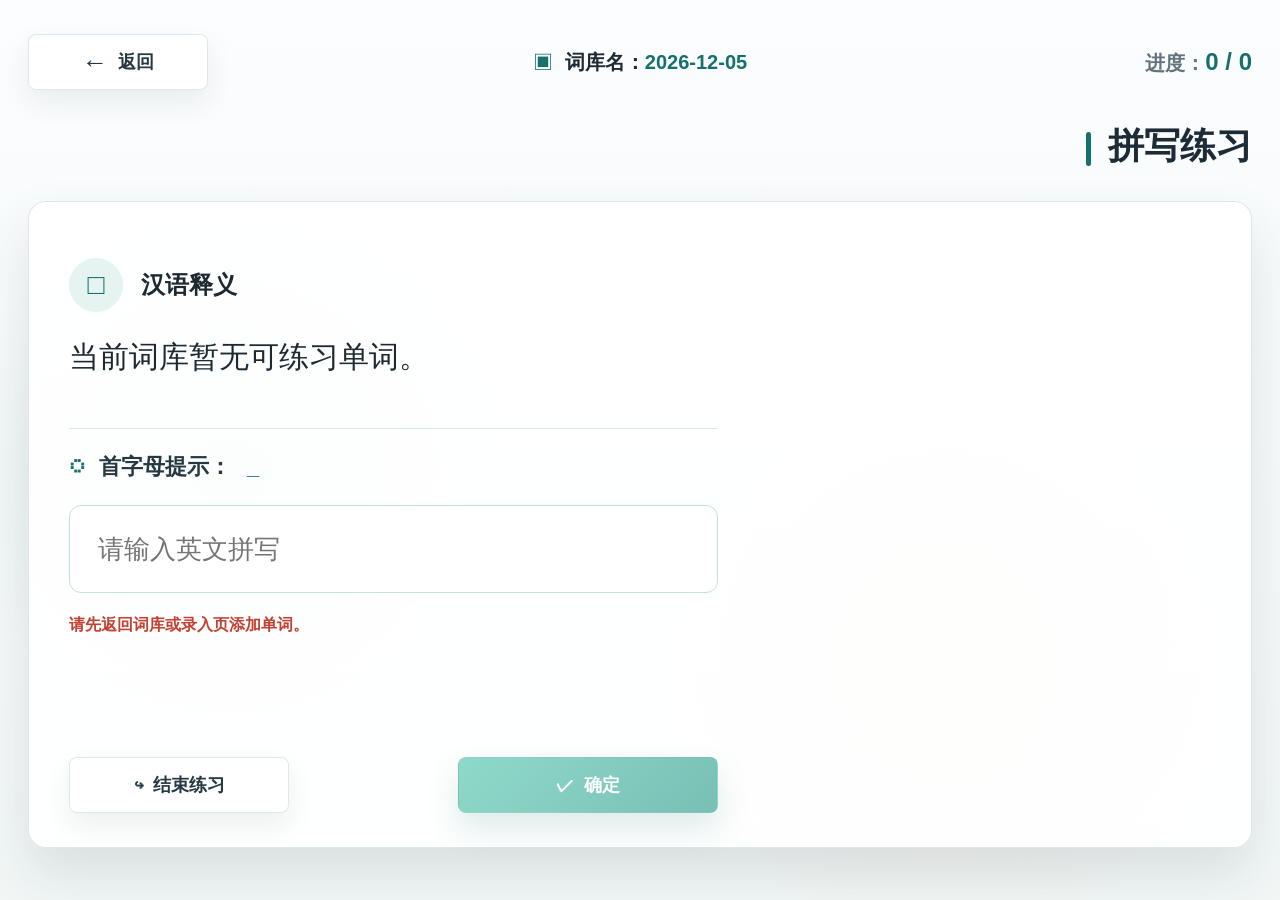
<file: practice.html>
<!DOCTYPE html>
<html lang="zh-CN">
<head>
  <meta charset="UTF-8">
  <meta name="viewport" content="width=device-width, initial-scale=1.0">
  <title>拼写练习 - IELTS Typing Learner</title>
  <link rel="stylesheet" href="style.css">
</head>
<body class="home-page practice-page">
  <main class="practice-shell">
    <header class="practice-topbar">
      <a class="practice-back-btn" href="library.html" aria-label="返回词库">
        <span aria-hidden="true">←</span>
        返回
      </a>

      <div class="practice-library-title">
        <span aria-hidden="true">▣</span>
        <strong>词库名：<span id="practiceLibraryName">未选择词库</span></strong>
      </div>

      <div class="practice-progress-label">
        进度：<strong id="practiceProgress">0</strong>
      </div>
    </header>

    <section class="practice-page-heading" aria-labelledby="practiceTitle">
      <h1 id="practiceTitle">拼写练习</h1>
    </section>

    <section class="practice-main-card" aria-label="拼写练习">
      <div class="practice-left-pane">
        <div class="practice-pane-title">
          <span aria-hidden="true">□</span>
          <h2>汉语释义</h2>
        </div>

        <p id="practiceMeaning" class="practice-meaning">正在读取当前词库...</p>

        <div class="practice-divider"></div>

        <div class="practice-hint-row">
          <span class="practice-hint-icon" aria-hidden="true">◌</span>
          <span>首字母提示：</span>
          <strong id="practiceHint">_</strong>
        </div>

        <input id="practiceAnswer" class="practice-answer-input" type="text" autocomplete="off" placeholder="请输入英文拼写">
        <p id="practiceFeedback" class="practice-feedback">输入英文拼写后点击确定。</p>
        <button id="practiceShowAnswerBtn" class="practice-page-btn practice-ghost-btn" type="button" hidden>显示答案</button>

        <div id="practiceCompletePanel" class="practice-complete-panel" hidden>
          <h2>本轮练习完成</h2>
          <p id="practiceCompleteText">你已经完成当前词库的练习。</p>
          <div class="practice-result-grid" aria-label="本轮练习结果">
            <div>
              <strong id="completeTotalCount">0</strong>
              <small>总词数</small>
            </div>
            <div>
              <strong id="completeCorrectCount">0</strong>
              <small>正确数量</small>
            </div>
            <div>
              <strong id="completeErrorCount">0</strong>
              <small>错误数量</small>
            </div>
            <div>
              <strong id="completeWrongWordCount">0</strong>
              <small>错词数量</small>
            </div>
          </div>
          <div class="practice-complete-actions">
            <a class="practice-page-btn practice-ghost-btn" href="library.html">返回词库</a>
            <button id="practiceAgainBtn" class="practice-page-btn practice-primary-btn" type="button">再练一次</button>
            <button id="practiceWrongOnlyBtn" class="practice-page-btn practice-ghost-btn" type="button">只练错词</button>
          </div>
        </div>

        <div class="practice-bottom-actions">
          <a class="practice-page-btn practice-ghost-btn" href="index.html">
            <span aria-hidden="true">↪</span>
            结束练习
          </a>
          <button id="practiceSubmitBtn" class="practice-page-btn practice-primary-btn" type="button">
            <span aria-hidden="true">✓</span>
            确定
          </button>
        </div>
      </div>

      <aside id="practiceExamplePane" class="practice-example-pane" hidden>
        <div class="practice-pane-title">
          <span aria-hidden="true">“</span>
          <h2>例句</h2>
        </div>
        <div class="practice-divider"></div>
        <p id="practiceExample" class="practice-example-text">暂无例句，后续可在词条中补充。</p>
      </aside>
    </section>
  </main>

  <script src="data-model.js"></script>
  <script>
    const LIBRARIES_STORAGE_KEY = "ieltsTypingLearnerLibraries";
    const CURRENT_LIBRARY_ID_KEY = "ieltsTypingLearnerCurrentLibraryId";
    const LEGACY_WORDS_STORAGE_KEY = "ieltsTypingLearnerWords";
    const EXAMPLE_MODE_STORAGE_KEY = "ieltsTypingLearnerExampleMode";
    const PRACTICE_ORDER_STORAGE_KEY = "ieltsTypingLearnerPracticeOrder";

    const libraryNameEl = document.querySelector("#practiceLibraryName");
    const progressEl = document.querySelector("#practiceProgress");
    const meaningEl = document.querySelector("#practiceMeaning");
    const hintEl = document.querySelector("#practiceHint");
    const answerInput = document.querySelector("#practiceAnswer");
    const feedbackEl = document.querySelector("#practiceFeedback");
    const submitBtn = document.querySelector("#practiceSubmitBtn");
    const showAnswerBtn = document.querySelector("#practiceShowAnswerBtn");
    const completePanel = document.querySelector("#practiceCompletePanel");
    const completeText = document.querySelector("#practiceCompleteText");
    const completeTotalCountEl = document.querySelector("#completeTotalCount");
    const completeCorrectCountEl = document.querySelector("#completeCorrectCount");
    const completeErrorCountEl = document.querySelector("#completeErrorCount");
    const completeWrongWordCountEl = document.querySelector("#completeWrongWordCount");
    const practiceAgainBtn = document.querySelector("#practiceAgainBtn");
    const wrongOnlyBtn = document.querySelector("#practiceWrongOnlyBtn");
    const examplePane = document.querySelector("#practiceExamplePane");
    const exampleEl = document.querySelector("#practiceExample");

    const initialPracticeMode = new URLSearchParams(window.location.search).get("mode") === "wrong" ? "wrong" : "all";
    let libraries = loadLibraries();
    let currentLibrary = getCurrentLibrary();
    let sourceWords = initialPracticeMode === "wrong" ? getCurrentWrongWords() : currentLibrary.words || [];
    let practiceQueue = [];
    let practiceMode = "all";
    let exampleMode = getExampleMode();
    let currentIndex = 0;
    let currentWord = null;
    let attemptCount = 0;
    let answerRevealed = false;
    let roundWrongAttempts = 0;
    let roundWrongWords = new Set();
    let roundStatsSaved = false;

    libraryNameEl.textContent = currentLibrary.name;
    startPractice(sourceWords, initialPracticeMode);

    submitBtn.addEventListener("click", checkAnswer);
    showAnswerBtn.addEventListener("click", revealAnswer);
    practiceAgainBtn.addEventListener("click", () => {
      if (practiceMode === "wrong") {
        startPractice(getCurrentWrongWords(), "wrong");
        return;
      }

      startPractice(currentLibrary.words || [], "all");
    });
    wrongOnlyBtn.addEventListener("click", () => {
      const wrongWords = getCurrentWrongWords();

      if (wrongWords.length === 0) {
        feedbackEl.textContent = "当前词库暂无错词。";
        feedbackEl.className = "practice-feedback wrong";
        return;
      }

      startPractice(wrongWords, "wrong");
    });

    answerInput.addEventListener("keydown", (event) => {
      if (event.key === "Enter") {
        checkAnswer();
      }
    });

    function startPractice(words, mode) {
      practiceMode = mode;
      sourceWords = words.map((word) => ({ ...word }));
      practiceQueue = buildPracticeQueue(sourceWords);
      currentIndex = 0;
      currentWord = null;
      attemptCount = 0;
      answerRevealed = false;
      roundWrongAttempts = 0;
      roundWrongWords = new Set();
      roundStatsSaved = false;
      completePanel.hidden = true;
      submitBtn.disabled = practiceQueue.length === 0;
      answerInput.disabled = practiceQueue.length === 0;
      showAnswerBtn.hidden = true;

      if (practiceQueue.length === 0) {
        showEmptyState();
        return;
      }

      pickCurrentWord();
    }

    function buildPracticeQueue(words) {
      const queue = words.map((word) => ({ ...word }));

      if (getPracticeOrder() === "sequential") {
        return queue;
      }

      return shuffleWords(queue);
    }

    function getPracticeOrder() {
      const savedOrder = localStorage.getItem(PRACTICE_ORDER_STORAGE_KEY);
      return savedOrder === "sequential" ? "sequential" : "random";
    }

    function shuffleWords(words) {
      const shuffledWords = [...words];

      for (let index = shuffledWords.length - 1; index > 0; index -= 1) {
        const randomIndex = Math.floor(Math.random() * (index + 1));
        [shuffledWords[index], shuffledWords[randomIndex]] = [shuffledWords[randomIndex], shuffledWords[index]];
      }

      return shuffledWords;
    }

    function pickCurrentWord() {
      if (currentIndex >= practiceQueue.length) {
        showRoundComplete();
        return;
      }

      currentWord = practiceQueue[currentIndex];
      attemptCount = 0;
      answerRevealed = false;
      answerInput.value = "";
      answerInput.disabled = false;
      submitBtn.disabled = false;
      showAnswerBtn.hidden = true;
      meaningEl.textContent = currentWord.chinese;
      hintEl.textContent = createHint(currentWord.english);
      feedbackEl.textContent = "请输入这个单词的完整英文拼写。";
      feedbackEl.className = "practice-feedback";
      updateExamplePane();
      progressEl.textContent = `${currentIndex + 1} / ${practiceQueue.length}`;
      answerInput.focus();
    }

    function checkAnswer() {
      if (!currentWord) {
        feedbackEl.textContent = "当前没有可练习的单词。";
        feedbackEl.className = "practice-feedback wrong";
        return;
      }

      const userAnswer = answerInput.value.trim().toLowerCase();

      if (!userAnswer) {
        feedbackEl.textContent = "请先输入英文拼写。";
        feedbackEl.className = "practice-feedback wrong";
        answerInput.focus();
        return;
      }

      if (userAnswer === currentWord.english) {
        if (practiceMode === "wrong") {
          markWrongWordCorrect(currentWord);
        }

        feedbackEl.textContent = currentIndex + 1 >= practiceQueue.length ? "拼写正确，本轮完成。" : "拼写正确，进入下一题。";
        feedbackEl.className = "practice-feedback correct";
        currentIndex += 1;

        window.setTimeout(() => {
          pickCurrentWord();
        }, 650);
        return;
      }

      attemptCount += 1;
      roundWrongAttempts += 1;

      if (!roundWrongWords.has(currentWord.english)) {
        addWrongWord(currentWord);
        roundWrongWords.add(currentWord.english);
      }

      updateExamplePane();

      if (answerRevealed) {
        feedbackEl.textContent = `还没有拼对，正确答案是：${currentWord.english}`;
      } else if (attemptCount === 1) {
        feedbackEl.textContent = "拼写错误，请再试一次";
      } else if (attemptCount === 2) {
        const exampleHint = shouldShowExample(currentWord) ? `。例句提示：${createExampleText(currentWord)}` : "";
        feedbackEl.textContent = `注意首字母和单词长度${exampleHint}`;
      } else {
        feedbackEl.textContent = "还没有拼对，可以先显示答案，再继续输入正确拼写。";
        showAnswerBtn.hidden = false;
      }

      feedbackEl.className = "practice-feedback wrong";
      answerInput.focus();
      answerInput.select();
    }

    function revealAnswer() {
      if (!currentWord) {
        return;
      }

      answerRevealed = true;
      showAnswerBtn.hidden = true;
      feedbackEl.textContent = `正确答案是：${currentWord.english}。请重新输入正确拼写后进入下一题。`;
      feedbackEl.className = "practice-feedback wrong";
      answerInput.focus();
      answerInput.select();
    }

    function showRoundComplete() {
      currentWord = null;
      answerInput.value = "";
      answerInput.disabled = true;
      submitBtn.disabled = true;
      showAnswerBtn.hidden = true;
      meaningEl.textContent = "本轮完成";
      hintEl.textContent = "_";
      hideExamplePane();
      feedbackEl.textContent = "本轮完成。";
      feedbackEl.className = "practice-feedback correct";
      progressEl.textContent = `${practiceQueue.length} / ${practiceQueue.length}`;
      saveRoundPracticeStats();
      renderCompleteStats();
      completePanel.hidden = false;
    }

    function renderCompleteStats() {
      const totalCount = practiceQueue.length;
      const wrongWordCount = roundWrongWords.size;
      const correctCount = Math.max(totalCount - wrongWordCount, 0);

      completeText.textContent = "本轮练习完成，可以返回词库或再练一次。";
      completeTotalCountEl.textContent = totalCount;
      completeCorrectCountEl.textContent = correctCount;
      completeErrorCountEl.textContent = roundWrongAttempts;
      completeWrongWordCountEl.textContent = wrongWordCount;
    }

    function saveRoundPracticeStats() {
      if (roundStatsSaved || !currentLibrary || practiceQueue.length === 0) {
        return;
      }

      roundStatsSaved = true;

      const practicedAt = new Date().toISOString();
      const practicedWords = getUniquePracticedWords();

      practicedWords.forEach(({ word, wasWrong }) => {
        word.practiceCount = toStatCount(word.practiceCount) + 1;
        word.lastPracticedAt = practicedAt;

        if (wasWrong) {
          word.wrongRoundCount = toStatCount(word.wrongRoundCount) + 1;
          word.correctStreak = 0;
          word.inWrongBook = true;
          return;
        }

        word.correctCount = toStatCount(word.correctCount) + 1;
        word.correctStreak = toStatCount(word.correctStreak) + 1;
      });

      currentLibrary.totalPracticeRounds = toStatCount(currentLibrary.totalPracticeRounds) + 1;
      currentLibrary.lastPracticedAt = practicedAt;
      syncCurrentLibraryIntoLibraries();
      saveLibraries();
    }

    function getUniquePracticedWords() {
      const practicedWords = new Map();

      practiceQueue.forEach((queueWord) => {
        const key = getWordKey(queueWord);
        const word = findLibraryWord(queueWord);

        if (!key || !word) {
          return;
        }

        const wasWrong = wasWordWrongThisRound(queueWord);
        const existing = practicedWords.get(key);

        if (existing) {
          existing.wasWrong = existing.wasWrong || wasWrong;
          return;
        }

        practicedWords.set(key, {
          word,
          wasWrong
        });
      });

      return Array.from(practicedWords.values());
    }

    function findLibraryWord(queueWord) {
      const words = Array.isArray(currentLibrary.words) ? currentLibrary.words : [];
      const wordId = typeof queueWord.id === "string" ? queueWord.id.trim() : "";

      if (wordId) {
        const matchedById = words.find((word) => word.id === wordId);

        if (matchedById) {
          return matchedById;
        }
      }

      const englishKey = getEnglishKey(queueWord);
      return words.find((word) => getEnglishKey(word) === englishKey);
    }

    function wasWordWrongThisRound(word) {
      const englishKey = getEnglishKey(word);

      return Array.from(roundWrongWords).some((wrongEnglish) => normalizeEnglish(wrongEnglish) === englishKey);
    }

    function syncCurrentLibraryIntoLibraries() {
      const libraryIndex = libraries.findIndex((library) => library.id === currentLibrary.id);

      if (libraryIndex >= 0) {
        libraries[libraryIndex] = currentLibrary;
      }
    }

    function getWordKey(word) {
      const wordId = typeof word.id === "string" ? word.id.trim() : "";
      return wordId || getEnglishKey(word);
    }

    function getEnglishKey(word) {
      return normalizeEnglish(word?.english);
    }

    function normalizeEnglish(text) {
      return typeof text === "string" ? text.trim().toLowerCase() : "";
    }

    function toStatCount(value) {
      const count = Number(value);
      return Number.isFinite(count) && count >= 0 ? count : 0;
    }

    function showEmptyState() {
      currentWord = null;
      meaningEl.textContent = "当前词库暂无可练习单词。";
      hintEl.textContent = "_";
      hideExamplePane();
      feedbackEl.textContent = "请先返回词库或录入页添加单词。";
      feedbackEl.className = "practice-feedback wrong";
      progressEl.textContent = "0 / 0";
    }

    function createHint(word = "") {
      if (word.length <= 1) {
        return word || "_";
      }

      return `${word[0]} ${Array(word.length - 1).fill("_").join(" ")}`;
    }

    function createExampleText(word) {
      if (!word.example) {
        return "";
      }

      const escapedWord = escapeRegExp(word.english);
      const hiddenWord = "______";
      return word.example.replace(new RegExp(escapedWord, "gi"), hiddenWord);
    }

    function getExampleMode() {
      const savedMode = localStorage.getItem(EXAMPLE_MODE_STORAGE_KEY);
      return ["always", "afterSecondWrong", "hidden"].includes(savedMode) ? savedMode : "afterSecondWrong";
    }

    function shouldShowExample(word, wrongAttempts = attemptCount) {
      if (!word || !word.example || exampleMode === "hidden") {
        return false;
      }

      if (exampleMode === "always") {
        return true;
      }

      return wrongAttempts >= 2;
    }

    function updateExamplePane() {
      if (!shouldShowExample(currentWord)) {
        hideExamplePane();
        return;
      }

      exampleEl.textContent = createExampleText(currentWord);
      examplePane.hidden = false;
    }

    function hideExamplePane() {
      exampleEl.textContent = "";
      examplePane.hidden = true;
    }

    function addWrongWord(word) {
      const wrongWords = getCurrentWrongWords();
      const matchedWord = wrongWords.find((item) => item.english === word.english);

      if (matchedWord) {
        matchedWord.chinese = word.chinese;
        matchedWord.wrongCount += 1;
        matchedWord.correctStreak = 0;
        if (word.example) {
          matchedWord.example = word.example;
        } else {
          delete matchedWord.example;
        }
      } else {
        const wrongWord = {
          english: word.english,
          chinese: word.chinese,
          wrongCount: 1,
          correctStreak: 0
        };

        if (word.example) {
          wrongWord.example = word.example;
        }

        wrongWords.push(wrongWord);
      }

      wrongWords.sort((a, b) => b.wrongCount - a.wrongCount || a.english.localeCompare(b.english));
      currentLibrary.wrongWords = wrongWords;
      saveLibraries();
    }

    function markWrongWordCorrect(word) {
      const wrongWords = getCurrentWrongWords();
      const matchedWord = wrongWords.find((item) => item.english === word.english);

      if (!matchedWord) {
        return;
      }

      matchedWord.correctStreak = (matchedWord.correctStreak || 0) + 1;

      if (matchedWord.correctStreak >= 2) {
        currentLibrary.wrongWords = wrongWords.filter((item) => item.english !== word.english);
      } else {
        currentLibrary.wrongWords = wrongWords;
      }

      saveLibraries();
    }

    function getCurrentWrongWords() {
      if (!Array.isArray(currentLibrary.wrongWords)) {
        currentLibrary.wrongWords = [];
      }

      return currentLibrary.wrongWords;
    }

    function getCurrentLibrary() {
      const savedId = localStorage.getItem(CURRENT_LIBRARY_ID_KEY);
      const matchedLibrary = libraries.find((library) => library.id === savedId);

      if (matchedLibrary) {
        return matchedLibrary;
      }

      if (libraries.length > 0) {
        localStorage.setItem(CURRENT_LIBRARY_ID_KEY, libraries[0].id);
        return libraries[0];
      }

      const emptyLibrary = {
        id: createLibraryId(),
        name: "默认词库",
        words: [],
        wrongWords: []
      };
      libraries = [emptyLibrary];
      saveLibraries();
      localStorage.setItem(CURRENT_LIBRARY_ID_KEY, emptyLibrary.id);
      return emptyLibrary;
    }

    function loadLibraries() {
      const savedLibraries = localStorage.getItem(LIBRARIES_STORAGE_KEY);

      if (savedLibraries) {
        try {
          const parsedLibraries = JSON.parse(savedLibraries);
          if (Array.isArray(parsedLibraries) && parsedLibraries.length > 0) {
            return window.IELTSDataModel.saveLibraries(parsedLibraries, {
              createLibraryId
            });
          }
        } catch {
          return createDefaultLibraries();
        }
      }

      return createDefaultLibraries();
    }

    function createDefaultLibraries() {
      const legacyWords = loadLegacyWords();
      return window.IELTSDataModel.saveLibraries([{
        id: createLibraryId(),
        name: "默认词库",
        words: legacyWords,
        wrongWords: []
      }], {
        createLibraryId
      });
    }

    function loadLegacyWords() {
      const savedWords = localStorage.getItem(LEGACY_WORDS_STORAGE_KEY);

      if (!savedWords) {
        return [];
      }

      try {
        const parsedWords = JSON.parse(savedWords);
        return Array.isArray(parsedWords) ? parsedWords : [];
      } catch {
        return [];
      }
    }

    function normalizeLibrary(library) {
      return {
        id: library.id || createLibraryId(),
        name: library.name || "未命名词库",
        words: Array.isArray(library.words) ? library.words.map(normalizeWord) : [],
        wrongWords: Array.isArray(library.wrongWords) ? library.wrongWords.map(normalizeWrongWord) : []
      };
    }

    function normalizeWord(word = {}) {
      return {
        english: word.english || "",
        chinese: word.chinese || "",
        ...(word.example ? { example: word.example } : {})
      };
    }

    function normalizeWrongWord(word = {}) {
      return {
        ...normalizeWord(word),
        wrongCount: Number.isFinite(Number(word.wrongCount)) && Number(word.wrongCount) > 0 ? Number(word.wrongCount) : 1,
        correctStreak: Number.isFinite(Number(word.correctStreak)) && Number(word.correctStreak) > 0 ? Number(word.correctStreak) : 0
      };
    }

    function saveLibraries() {
      libraries = window.IELTSDataModel.saveLibraries(libraries, {
        createLibraryId
      });
    }

    function createLibraryId() {
      return `library-${Date.now()}-${Math.random().toString(16).slice(2)}`;
    }

    function escapeRegExp(text) {
      return text.replace(/[.*+?^${}()|[\]\\]/g, "\\$&");
    }
  </script>
</body>
</html>
</file>
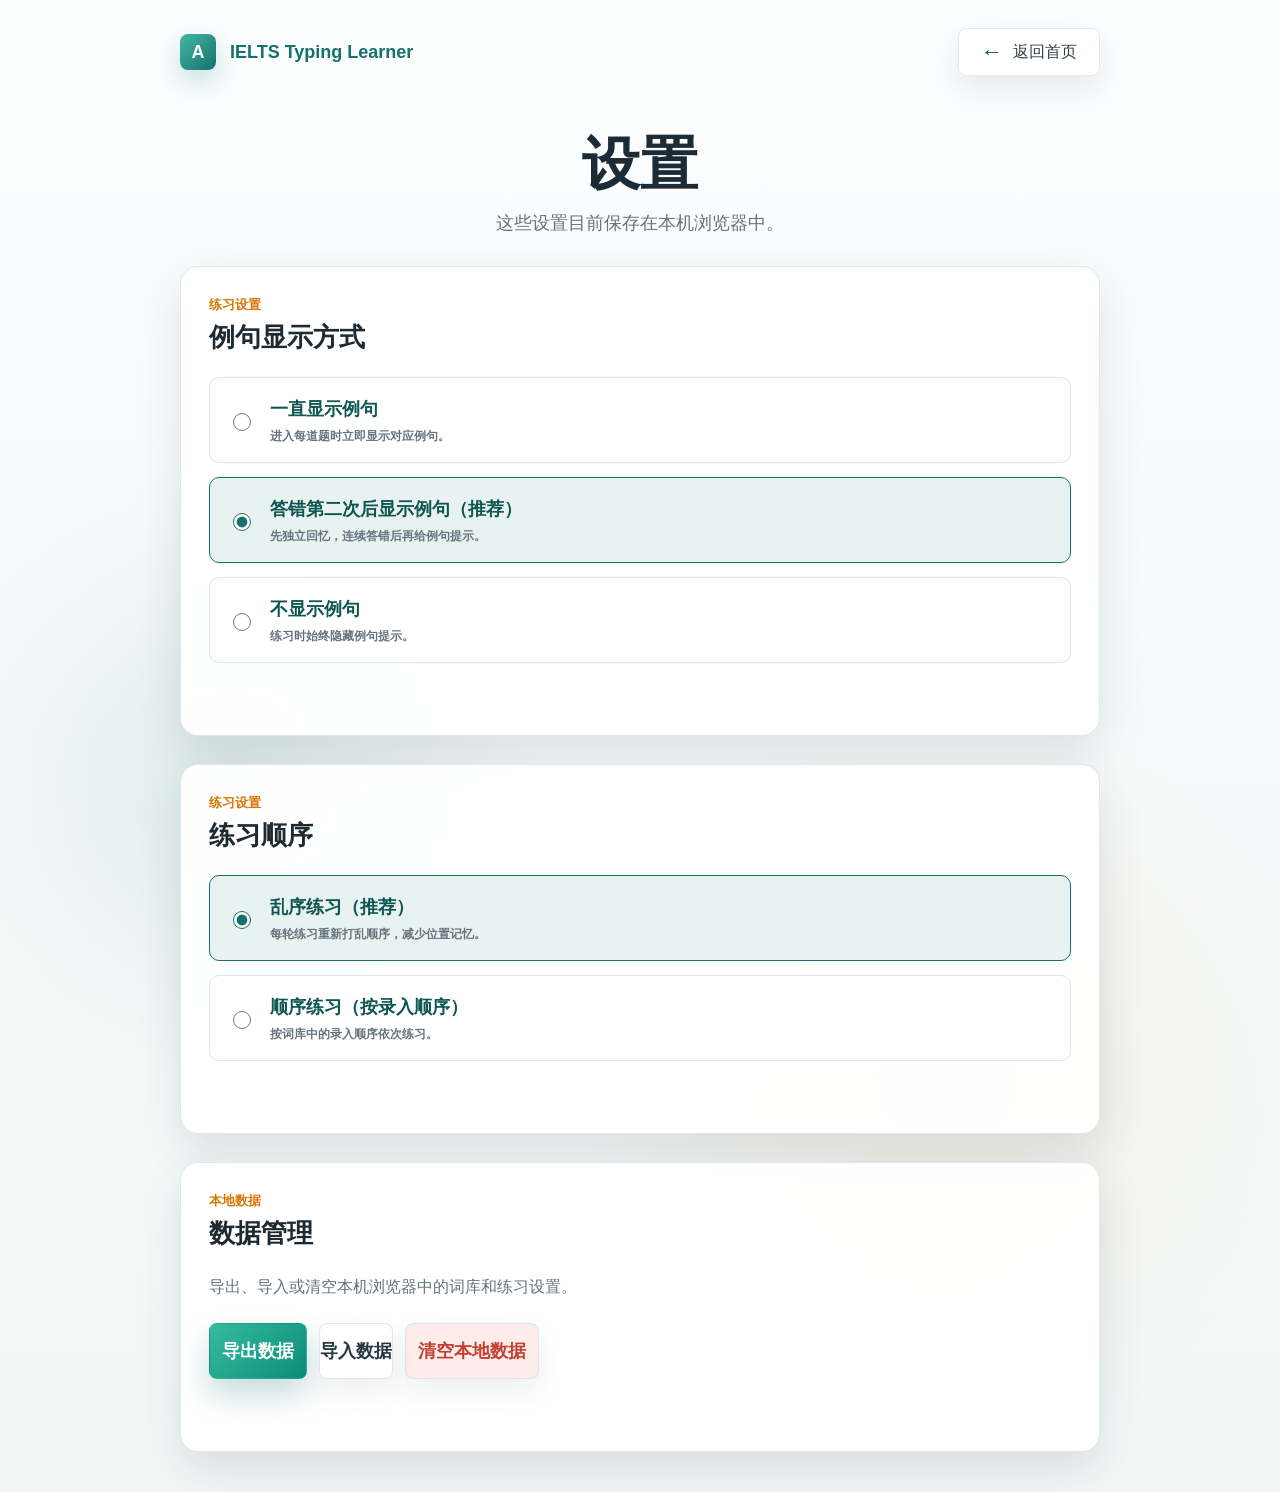
<file: settings.html>
<!DOCTYPE html>
<html lang="zh-CN">
<head>
  <meta charset="UTF-8">
  <meta name="viewport" content="width=device-width, initial-scale=1.0">
  <title>设置 - IELTS Typing Learner</title>
  <link rel="stylesheet" href="style.css">
</head>
<body class="home-page settings-page">
  <main class="settings-shell">
    <header class="home-nav">
      <a class="home-brand" href="index.html" aria-label="返回首页">
        <span class="home-logo">A</span>
        <strong>IELTS Typing Learner</strong>
      </a>

      <a class="home-nav-btn" href="index.html" aria-label="返回首页">
        <span aria-hidden="true">←</span>
        返回首页
      </a>
    </header>

    <section class="settings-hero" aria-labelledby="settingsTitle">
      <h1 id="settingsTitle">设置</h1>
      <p>这些设置目前保存在本机浏览器中。</p>
    </section>

    <section class="settings-card" aria-labelledby="exampleModeTitle">
      <div class="settings-card-head">
        <span>练习设置</span>
        <h2 id="exampleModeTitle">例句显示方式</h2>
      </div>

      <form id="exampleSettingsForm" class="settings-options">
        <label class="settings-option">
          <input type="radio" name="exampleMode" value="always">
          <span>
            <strong>一直显示例句</strong>
            <small>进入每道题时立即显示对应例句。</small>
          </span>
        </label>

        <label class="settings-option">
          <input type="radio" name="exampleMode" value="afterSecondWrong">
          <span>
            <strong>答错第二次后显示例句（推荐）</strong>
            <small>先独立回忆，连续答错后再给例句提示。</small>
          </span>
        </label>

        <label class="settings-option">
          <input type="radio" name="exampleMode" value="hidden">
          <span>
            <strong>不显示例句</strong>
            <small>练习时始终隐藏例句提示。</small>
          </span>
        </label>
      </form>

      <p id="settingsMessage" class="settings-message" role="status"></p>
    </section>

    <section class="settings-card" aria-labelledby="practiceOrderTitle">
      <div class="settings-card-head">
        <span>练习设置</span>
        <h2 id="practiceOrderTitle">练习顺序</h2>
      </div>

      <form id="orderSettingsForm" class="settings-options">
        <label class="settings-option">
          <input type="radio" name="practiceOrder" value="random">
          <span>
            <strong>乱序练习（推荐）</strong>
            <small>每轮练习重新打乱顺序，减少位置记忆。</small>
          </span>
        </label>

        <label class="settings-option">
          <input type="radio" name="practiceOrder" value="sequential">
          <span>
            <strong>顺序练习（按录入顺序）</strong>
            <small>按词库中的录入顺序依次练习。</small>
          </span>
        </label>
      </form>

      <p id="orderSettingsMessage" class="settings-message" role="status"></p>
    </section>

    <section class="settings-card" aria-labelledby="dataManageTitle">
      <div class="settings-card-head">
        <span>本地数据</span>
        <h2 id="dataManageTitle">数据管理</h2>
      </div>

      <p class="settings-note">导出、导入或清空本机浏览器中的词库和练习设置。</p>

      <div class="settings-data-actions">
        <button id="exportDataBtn" class="practice-page-btn practice-primary-btn" type="button">导出数据</button>
        <label class="practice-page-btn practice-ghost-btn settings-import-btn">
          导入数据
          <input id="importDataInput" type="file" accept="application/json,.json">
        </label>
        <button id="clearDataBtn" class="practice-page-btn library-danger-btn" type="button">清空本地数据</button>
      </div>

      <p id="dataMessage" class="settings-message" role="status"></p>
    </section>
  </main>

  <script src="data-model.js"></script>
  <script>
    const LIBRARIES_STORAGE_KEY = "ieltsTypingLearnerLibraries";
    const CURRENT_LIBRARY_ID_KEY = "ieltsTypingLearnerCurrentLibraryId";
    const DATA_VERSION_STORAGE_KEY = "ieltsTypingLearnerDataVersion";
    const EXAMPLE_MODE_STORAGE_KEY = "ieltsTypingLearnerExampleMode";
    const PRACTICE_ORDER_STORAGE_KEY = "ieltsTypingLearnerPracticeOrder";
    const DEFAULT_EXAMPLE_MODE = "afterSecondWrong";
    const DEFAULT_PRACTICE_ORDER = "random";
    const DATA_STORAGE_KEYS = [
      LIBRARIES_STORAGE_KEY,
      CURRENT_LIBRARY_ID_KEY,
      DATA_VERSION_STORAGE_KEY,
      EXAMPLE_MODE_STORAGE_KEY,
      PRACTICE_ORDER_STORAGE_KEY
    ];
    const allowedExampleModes = ["always", "afterSecondWrong", "hidden"];
    const allowedPracticeOrders = ["random", "sequential"];

    const exampleSettingsForm = document.querySelector("#exampleSettingsForm");
    const settingsMessage = document.querySelector("#settingsMessage");
    const orderSettingsForm = document.querySelector("#orderSettingsForm");
    const orderSettingsMessage = document.querySelector("#orderSettingsMessage");
    const exportDataBtn = document.querySelector("#exportDataBtn");
    const importDataInput = document.querySelector("#importDataInput");
    const clearDataBtn = document.querySelector("#clearDataBtn");
    const dataMessage = document.querySelector("#dataMessage");

    window.IELTSDataModel.migrateStoredData();
    initializeExampleMode();
    initializePracticeOrder();

    exampleSettingsForm.addEventListener("change", (event) => {
      if (event.target.name !== "exampleMode") {
        return;
      }

      saveExampleMode(event.target.value);
    });
    orderSettingsForm.addEventListener("change", (event) => {
      if (event.target.name !== "practiceOrder") {
        return;
      }

      savePracticeOrder(event.target.value);
    });
    exportDataBtn.addEventListener("click", exportBackupData);
    importDataInput.addEventListener("change", importBackupData);
    clearDataBtn.addEventListener("click", clearLocalData);

    function initializeExampleMode() {
      const savedMode = localStorage.getItem(EXAMPLE_MODE_STORAGE_KEY);
      const currentMode = allowedExampleModes.includes(savedMode) ? savedMode : DEFAULT_EXAMPLE_MODE;
      const currentInput = exampleSettingsForm.querySelector(`[value="${currentMode}"]`);

      if (currentInput) {
        currentInput.checked = true;
      }
    }

    function initializePracticeOrder() {
      const savedOrder = localStorage.getItem(PRACTICE_ORDER_STORAGE_KEY);
      const currentOrder = allowedPracticeOrders.includes(savedOrder) ? savedOrder : DEFAULT_PRACTICE_ORDER;
      const currentInput = orderSettingsForm.querySelector(`[value="${currentOrder}"]`);

      if (currentInput) {
        currentInput.checked = true;
      }
    }

    function saveExampleMode(mode) {
      if (!allowedExampleModes.includes(mode)) {
        return;
      }

      localStorage.setItem(EXAMPLE_MODE_STORAGE_KEY, mode);
      showMessage("设置已保存");
    }

    function savePracticeOrder(order) {
      if (!allowedPracticeOrders.includes(order)) {
        return;
      }

      localStorage.setItem(PRACTICE_ORDER_STORAGE_KEY, order);
      showOrderMessage("设置已保存");
    }

    function showMessage(text) {
      settingsMessage.textContent = text;
      settingsMessage.className = "settings-message success";
    }

    function showOrderMessage(text) {
      orderSettingsMessage.textContent = text;
      orderSettingsMessage.className = "settings-message success";
    }

    function exportBackupData() {
      window.IELTSDataModel.migrateStoredData();
      const backup = {
        appName: "IELTS Typing Learner",
        version: 1,
        exportedAt: new Date().toISOString(),
        data: getProjectData()
      };
      const blob = new Blob([JSON.stringify(backup, null, 2)], { type: "application/json" });
      const url = URL.createObjectURL(blob);
      const link = document.createElement("a");

      link.href = url;
      link.download = "ielts-typing-learner-backup.json";
      document.body.appendChild(link);
      link.click();
      link.remove();
      URL.revokeObjectURL(url);
      showDataMessage("数据已导出");
    }

    function getProjectData() {
      return DATA_STORAGE_KEYS.reduce((data, key) => {
        const value = localStorage.getItem(key);
        data[key] = value;

        return data;
      }, {});
    }

    function importBackupData(event) {
      const file = event.target.files[0];

      if (!file) {
        return;
      }

      const reader = new FileReader();

      reader.addEventListener("load", () => {
        try {
          const backup = JSON.parse(reader.result);

          if (!isValidBackup(backup)) {
            showDataMessage("备份文件格式不正确", "error");
            return;
          }

          const confirmed = window.confirm("导入会覆盖当前本地词库数据，是否继续？");

          if (!confirmed) {
            return;
          }

          restoreProjectData(backup.data);
          initializeExampleMode();
          initializePracticeOrder();
          showDataMessage("导入成功，请刷新页面或返回词库查看");
        } catch {
          showDataMessage("备份文件格式不正确", "error");
        } finally {
          importDataInput.value = "";
        }
      });

      reader.addEventListener("error", () => {
        showDataMessage("备份文件格式不正确", "error");
        importDataInput.value = "";
      });

      reader.readAsText(file);
    }

    function isValidBackup(backup) {
      return backup && typeof backup === "object" && backup.data && typeof backup.data === "object" && !Array.isArray(backup.data);
    }

    function restoreProjectData(data) {
      DATA_STORAGE_KEYS.forEach((key) => {
        if (Object.prototype.hasOwnProperty.call(data, key) && data[key] !== null && data[key] !== undefined) {
          localStorage.setItem(key, String(data[key]));
        } else {
          localStorage.removeItem(key);
        }
      });
      window.IELTSDataModel.migrateStoredData();
    }

    function clearLocalData() {
      const firstConfirmed = window.confirm("确定要清空本项目保存在本机浏览器中的数据吗？");

      if (!firstConfirmed) {
        return;
      }

      const confirmed = window.confirm("请再次确认：清空后当前本地词库数据将被删除，是否继续？");

      if (!confirmed) {
        return;
      }

      DATA_STORAGE_KEYS.forEach((key) => {
        localStorage.removeItem(key);
      });
      initializeExampleMode();
      initializePracticeOrder();
      showDataMessage("本地数据已清空");
    }

    function showDataMessage(text, type = "success") {
      dataMessage.textContent = text;
      dataMessage.className = `settings-message ${type}`;
    }
  </script>
</body>
</html>
</file>
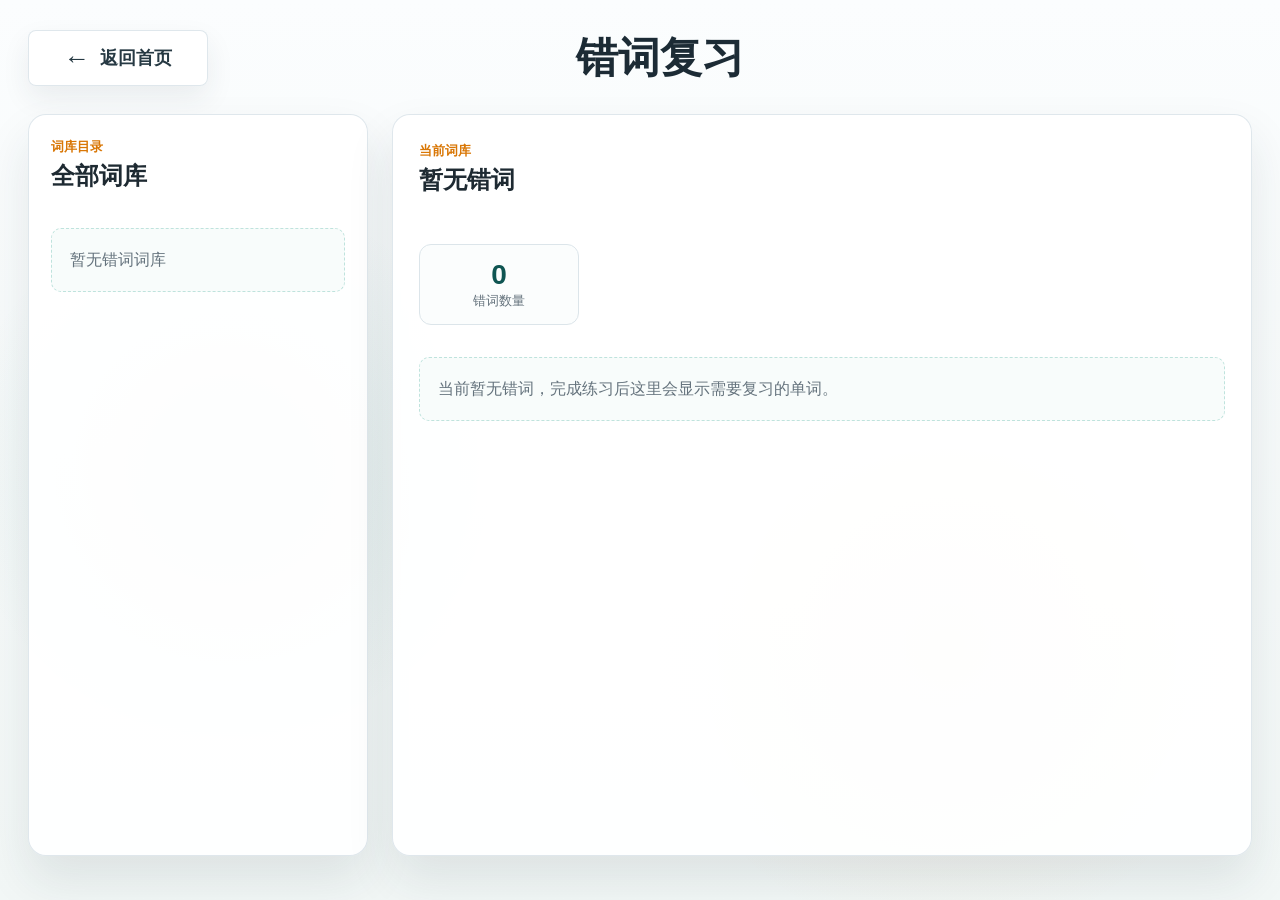
<file: wrong.html>
<!DOCTYPE html>
<html lang="zh-CN">
<head>
  <meta charset="UTF-8">
  <meta name="viewport" content="width=device-width, initial-scale=1.0">
  <title>错词复习 - IELTS Typing Learner</title>
  <link rel="stylesheet" href="style.css">
</head>
<body class="home-page library-page wrong-page">
  <main class="library-shell wrong-shell">
    <header class="library-topbar">
      <a class="practice-back-btn" href="index.html" aria-label="返回首页">
        <span aria-hidden="true">←</span>
        返回首页
      </a>
      <h1>错词复习</h1>
      <div aria-hidden="true"></div>
    </header>

    <section class="library-workspace wrong-workspace" aria-label="错词复习">
      <aside class="library-sidebar-card">
        <div class="library-card-heading">
          <div>
            <span>词库目录</span>
            <h2>全部词库</h2>
          </div>
        </div>

        <ul id="wrongLibraryList" class="library-page-list"></ul>
        <p id="wrongLibraryEmpty" class="entry-empty-text wrong-library-empty">暂无错词词库</p>
      </aside>

      <section class="library-detail-card wrong-card" aria-label="当前词库错词">
        <div class="library-detail-header">
          <div>
            <span>当前词库</span>
            <h2 id="wrongLibraryName">默认词库</h2>
            <p id="wrongPageMessage" class="library-page-message" role="status"></p>
          </div>
        </div>

        <div class="library-metrics wrong-metrics">
          <div><strong id="wrongWordCount">0</strong><small>错词数量</small></div>
        </div>

        <ul id="wrongWordList" class="library-word-list wrong-word-list"></ul>
        <p id="wrongEmptyText" class="entry-empty-text">当前词库暂无错词，完成练习后这里会显示需要复习的单词。</p>
      </section>
    </section>
  </main>

  <script src="data-model.js"></script>
  <script>
    const LIBRARIES_STORAGE_KEY = "ieltsTypingLearnerLibraries";
    const CURRENT_LIBRARY_ID_KEY = "ieltsTypingLearnerCurrentLibraryId";

    const libraryListEl = document.querySelector("#wrongLibraryList");
    const libraryEmptyEl = document.querySelector("#wrongLibraryEmpty");
    const libraryNameEl = document.querySelector("#wrongLibraryName");
    const wrongCountEl = document.querySelector("#wrongWordCount");
    const wrongListEl = document.querySelector("#wrongWordList");
    const emptyTextEl = document.querySelector("#wrongEmptyText");
    const messageEl = document.querySelector("#wrongPageMessage");

    let libraries = loadLibraries();
    let currentLibraryId = loadCurrentLibraryId();
    let currentLibrary = getCurrentLibrary();

    renderPage();

    function renderPage() {
      currentLibraryId = resolveCurrentLibraryId();
      currentLibrary = getCurrentLibrary();
      renderLibraryList();
      renderWrongWords();
      saveCurrentLibraryId();
    }

    function renderLibraryList() {
      const wrongLibraries = getWrongLibraries();

      libraryListEl.innerHTML = "";
      libraryEmptyEl.textContent = "暂无错词词库";
      libraryEmptyEl.hidden = wrongLibraries.length > 0;

      wrongLibraries.forEach((library, index) => {
        const item = document.createElement("li");
        const button = document.createElement("button");
        const title = document.createElement("strong");
        const meta = document.createElement("small");
        const actions = document.createElement("div");
        const moveUpBtn = document.createElement("button");
        const moveDownBtn = document.createElement("button");

        item.className = library.id === currentLibraryId ? "active" : "";
        button.type = "button";
        button.className = "library-page-item";
        button.addEventListener("click", () => switchLibrary(library.id));
        title.textContent = library.name;
        meta.textContent = `${getWords(library).length} 个单词 · ${getWrongWords(library).length} 个错词`;

        actions.className = "library-actions library-order-actions";
        moveUpBtn.type = "button";
        moveUpBtn.className = "library-action-btn library-small-btn";
        moveUpBtn.textContent = "上移";
        moveUpBtn.disabled = index === 0;
        moveUpBtn.addEventListener("click", () => moveWrongLibrary(library.id, -1));

        moveDownBtn.type = "button";
        moveDownBtn.className = "library-action-btn library-small-btn";
        moveDownBtn.textContent = "下移";
        moveDownBtn.disabled = index === wrongLibraries.length - 1;
        moveDownBtn.addEventListener("click", () => moveWrongLibrary(library.id, 1));

        button.append(title, meta);
        actions.append(moveUpBtn, moveDownBtn);
        item.append(button, actions);
        libraryListEl.appendChild(item);
      });
    }

    function renderWrongWords() {
      const wrongWords = getWrongWords(currentLibrary);

      libraryNameEl.textContent = currentLibrary ? currentLibrary.name : "暂无错词";
      wrongCountEl.textContent = wrongWords.length;
      wrongListEl.innerHTML = "";
      emptyTextEl.textContent = currentLibrary
        ? "当前词库暂无错词，完成练习后这里会显示需要复习的单词。"
        : "当前暂无错词，完成练习后这里会显示需要复习的单词。";
      emptyTextEl.hidden = wrongWords.length > 0;

      wrongWords.forEach((word, index) => {
        const item = document.createElement("li");
        const content = document.createElement("div");
        const english = document.createElement("strong");
        const chinese = document.createElement("span");
        const example = document.createElement("p");
        const meta = document.createElement("div");
        const wrongCount = document.createElement("small");
        const correctStreak = document.createElement("small");
        const actions = document.createElement("div");
        const practiceLink = document.createElement("a");
        const removeBtn = document.createElement("button");

        item.className = "library-word-item wrong-word-item";
        content.className = "library-word-content";
        meta.className = "wrong-word-meta";
        actions.className = "library-word-actions wrong-word-actions";
        practiceLink.className = "practice-page-btn practice-primary-btn";
        removeBtn.className = "practice-page-btn library-danger-btn";

        english.textContent = word.english || "未填写英文";
        chinese.textContent = word.chinese || "未填写中文释义";
        example.textContent = word.example || "暂无例句";
        wrongCount.textContent = `wrongCount: ${word.wrongCount}`;
        correctStreak.textContent = `correctStreak: ${word.correctStreak}`;
        practiceLink.href = "practice.html?mode=wrong";
        practiceLink.textContent = "练习错词";
        removeBtn.type = "button";
        removeBtn.textContent = "移出错词";
        removeBtn.addEventListener("click", () => removeWrongWord(index));

        meta.append(wrongCount, correctStreak);
        content.append(english, chinese, example, meta);
        actions.append(practiceLink, removeBtn);
        item.append(content, actions);
        wrongListEl.appendChild(item);
      });
    }

    function switchLibrary(libraryId) {
      const matchedLibrary = getWrongLibraries().find((library) => library.id === libraryId);

      if (!matchedLibrary) {
        return;
      }

      currentLibraryId = matchedLibrary.id;
      localStorage.setItem(CURRENT_LIBRARY_ID_KEY, currentLibraryId);
      messageEl.textContent = "";
      messageEl.className = "library-page-message";
      renderPage();
    }

    function moveWrongLibrary(libraryId, direction) {
      const wrongLibraries = getWrongLibraries();
      const visibleIndex = wrongLibraries.findIndex((library) => library.id === libraryId);
      const targetVisibleIndex = visibleIndex + direction;

      if (visibleIndex < 0 || targetVisibleIndex < 0 || targetVisibleIndex >= wrongLibraries.length) {
        return;
      }

      const targetLibraryId = wrongLibraries[targetVisibleIndex].id;
      const currentIndex = libraries.findIndex((library) => library.id === libraryId);
      const targetIndex = libraries.findIndex((library) => library.id === targetLibraryId);

      if (currentIndex < 0 || targetIndex < 0) {
        return;
      }

      [libraries[currentIndex], libraries[targetIndex]] = [libraries[targetIndex], libraries[currentIndex]];
      saveLibraries();
      messageEl.textContent = "";
      messageEl.className = "library-page-message";
      renderPage();
    }

    function removeWrongWord(index) {
      const wrongWords = getWrongWords(currentLibrary);
      const removedWord = wrongWords[index];

      if (!removedWord) {
        return;
      }

      wrongWords.splice(index, 1);
      currentLibrary.wrongWords = wrongWords;
      saveLibraries();
      currentLibraryId = resolveCurrentLibraryId(currentLibrary.id);
      showMessage(`已将 ${removedWord.english || "该单词"} 移出错词。`, "success");
      renderPage();
    }

    function showMessage(text, type) {
      messageEl.textContent = text;
      messageEl.className = `library-page-message ${type}`;
    }

    function getWrongWords(library) {
      if (!library || !Array.isArray(library.wrongWords)) {
        return [];
      }

      return library.wrongWords;
    }

    function getWords(library) {
      if (!library || !Array.isArray(library.words)) {
        return [];
      }

      return library.words;
    }

    function getWrongLibraries() {
      return libraries.filter((library) => getWrongWords(library).length > 0);
    }

    function resolveCurrentLibraryId(previousLibraryId = currentLibraryId) {
      const wrongLibraries = getWrongLibraries();
      const matchedLibrary = wrongLibraries.find((library) => library.id === previousLibraryId);

      if (matchedLibrary) {
        return matchedLibrary.id;
      }

      if (wrongLibraries.length === 0) {
        return "";
      }

      const previousIndex = libraries.findIndex((library) => library.id === previousLibraryId);
      const nextLibrary = wrongLibraries.find((library) => libraries.findIndex((item) => item.id === library.id) > previousIndex);

      return (nextLibrary || wrongLibraries[0]).id;
    }

    function getCurrentLibrary() {
      const matchedLibrary = libraries.find((library) => library.id === currentLibraryId);

      if (matchedLibrary && getWrongWords(matchedLibrary).length > 0) {
        return matchedLibrary;
      }

      return null;
    }

    function loadCurrentLibraryId() {
      return localStorage.getItem(CURRENT_LIBRARY_ID_KEY) || "";
    }

    function loadLibraries() {
      const savedLibraries = localStorage.getItem(LIBRARIES_STORAGE_KEY);

      if (!savedLibraries) {
        window.IELTSDataModel.migrateStoredData();
        return [];
      }

      try {
        const parsedLibraries = JSON.parse(savedLibraries);
        return Array.isArray(parsedLibraries)
          ? window.IELTSDataModel.saveLibraries(parsedLibraries)
          : [];
      } catch {
        return [];
      }
    }

    function normalizeLibrary(library = {}) {
      return {
        id: library.id || "",
        name: library.name || "未命名词库",
        words: Array.isArray(library.words) ? library.words.map(normalizeWord) : [],
        wrongWords: Array.isArray(library.wrongWords) ? library.wrongWords.map(normalizeWrongWord) : []
      };
    }

    function normalizeWord(word = {}) {
      return {
        english: word.english || "",
        chinese: word.chinese || "",
        ...(word.example ? { example: word.example } : {})
      };
    }

    function normalizeWrongWord(word = {}) {
      return {
        ...normalizeWord(word),
        wrongCount: Number.isFinite(Number(word.wrongCount)) && Number(word.wrongCount) > 0 ? Number(word.wrongCount) : 1,
        correctStreak: Number.isFinite(Number(word.correctStreak)) && Number(word.correctStreak) > 0 ? Number(word.correctStreak) : 0
      };
    }

    function saveLibraries() {
      libraries = window.IELTSDataModel.saveLibraries(libraries);
    }

    function saveCurrentLibraryId() {
      if (currentLibraryId) {
        localStorage.setItem(CURRENT_LIBRARY_ID_KEY, currentLibraryId);
      } else {
        localStorage.removeItem(CURRENT_LIBRARY_ID_KEY);
      }
    }
  </script>
</body>
</html>
</file>
<file: style.css>
:root {
  --bg: #f4f7f9;
  --panel: #ffffff;
  --text: #1e2a32;
  --muted: #65737d;
  --line: #dce5ea;
  --primary: #16716d;
  --primary-dark: #0f5552;
  --accent: #d97706;
  --success: #16803a;
  --danger: #c24132;
  --shadow: 0 18px 45px rgba(33, 50, 62, 0.12);
  --sidebar-width: 280px;
  --workspace-gap: 14px;
}

* {
  box-sizing: border-box;
}

[hidden] {
  display: none !important;
}

body {
  margin: 0;
  min-height: 100vh;
  overflow: hidden;
  font-family: "Microsoft YaHei", "PingFang SC", Arial, sans-serif;
  color: var(--text);
  background:
    linear-gradient(135deg, rgba(22, 113, 109, 0.08), transparent 36%),
    linear-gradient(315deg, rgba(217, 119, 6, 0.08), transparent 30%),
    var(--bg);
}

body.home-page {
  overflow: auto;
  background:
    radial-gradient(circle at 18% 52%, rgba(22, 113, 109, 0.1), transparent 24%),
    radial-gradient(circle at 74% 72%, rgba(217, 119, 6, 0.08), transparent 26%),
    linear-gradient(180deg, #fbfdfe 0%, #f2f7f6 100%);
}

.home-shell {
  width: min(1320px, calc(100% - 56px));
  min-height: 100vh;
  margin: 0 auto;
  padding: 28px 0 32px;
  display: grid;
  grid-template-rows: auto 1fr auto;
  gap: 20px;
}

.home-nav {
  display: flex;
  align-items: center;
  justify-content: space-between;
  gap: 20px;
}

.home-brand {
  display: inline-flex;
  align-items: center;
  gap: 14px;
  color: var(--primary);
  font-size: 18px;
  text-decoration: none;
}

.home-logo {
  display: grid;
  width: 36px;
  height: 36px;
  place-items: center;
  border-radius: 8px;
  color: #ffffff;
  background: linear-gradient(135deg, #43b8a3, var(--primary));
  box-shadow: 0 10px 24px rgba(22, 113, 109, 0.22);
  font-weight: 800;
}

.home-nav-actions {
  display: flex;
  gap: 16px;
}

.home-nav-btn {
  min-height: 48px;
  padding: 0 22px;
  display: inline-flex;
  align-items: center;
  gap: 10px;
  border: 1px solid rgba(220, 229, 234, 0.8);
  border-radius: 8px;
  color: #30424c;
  background: rgba(255, 255, 255, 0.88);
  box-shadow: 0 12px 28px rgba(33, 50, 62, 0.09);
  cursor: pointer;
  text-decoration: none;
}

.home-nav-btn span {
  color: var(--primary-dark);
  font-size: 22px;
  line-height: 1;
}

.home-hero {
  position: relative;
  align-self: center;
  display: grid;
  justify-items: center;
  gap: 18px;
  padding: 34px 0 0;
  text-align: center;
}

.home-hero h1 {
  max-width: 920px;
  color: #1c2b35;
  font-size: clamp(40px, 4.6vw, 62px);
  line-height: 1.12;
  font-weight: 900;
}

.home-lead {
  max-width: 780px;
  color: #84909a;
  font-size: 20px;
  line-height: 1.7;
}

.home-tagline {
  display: inline-flex;
  align-items: center;
  gap: 10px;
  color: #263943;
  font-weight: 800;
}

.home-tagline::before,
.home-tagline::after {
  content: "";
  width: 42px;
  height: 1px;
  background: var(--line);
}

.home-tagline span {
  color: var(--accent);
}

.home-actions {
  width: min(760px, 100%);
  margin: -8px auto 0;
  display: grid;
  gap: 24px;
}

.home-main-card,
.home-secondary-card {
  color: inherit;
  text-decoration: none;
}

.home-main-card {
  position: relative;
  min-height: 240px;
  overflow: hidden;
  display: grid;
  place-items: center;
  align-content: center;
  gap: 18px;
  padding: 34px;
  border-radius: 22px;
  color: #ffffff;
  background:
    linear-gradient(135deg, rgba(255, 255, 255, 0.14), transparent 34%),
    linear-gradient(135deg, #47c1a9 0%, #168f7f 52%, #137266 100%);
  box-shadow: 0 24px 44px rgba(22, 113, 109, 0.26);
  text-align: center;
  transition: transform 0.16s ease, box-shadow 0.16s ease;
}

.home-main-card::after {
  content: "";
  position: absolute;
  right: -6px;
  top: 44px;
  width: 174px;
  height: 58px;
  border-radius: 18px;
  background: rgba(255, 255, 255, 0.18);
  transform: rotate(135deg);
}

.home-main-card:hover,
.home-secondary-card:hover {
  transform: translateY(-3px);
}

.home-main-card:hover {
  box-shadow: 0 28px 54px rgba(22, 113, 109, 0.32);
}

.home-main-icon {
  position: relative;
  z-index: 1;
  display: grid;
  width: 94px;
  height: 94px;
  place-items: center;
  border-radius: 50%;
  color: var(--primary);
  background: rgba(255, 255, 255, 0.96);
  font-size: 48px;
  font-weight: 300;
}

.home-main-card h2,
.home-main-card p {
  position: relative;
  z-index: 1;
}

.home-main-card h2 {
  font-size: 36px;
  line-height: 1.2;
}

.home-main-card p {
  color: rgba(255, 255, 255, 0.88);
  font-size: 17px;
  font-weight: 700;
}

.home-secondary-grid {
  display: grid;
  grid-template-columns: repeat(2, minmax(0, 1fr));
  gap: 24px;
}

.home-secondary-card {
  min-height: 118px;
  display: grid;
  grid-template-columns: auto minmax(0, 1fr) auto;
  align-items: center;
  gap: 18px;
  padding: 24px 26px;
  border: 1px solid rgba(220, 229, 234, 0.86);
  border-radius: 18px;
  background: rgba(255, 255, 255, 0.92);
  box-shadow: 0 18px 34px rgba(33, 50, 62, 0.09);
  transition: transform 0.16s ease, border-color 0.16s ease, box-shadow 0.16s ease;
}

.home-secondary-card:hover {
  border-color: rgba(22, 113, 109, 0.36);
  box-shadow: 0 22px 42px rgba(33, 50, 62, 0.13);
}

.home-secondary-icon {
  display: grid;
  width: 64px;
  height: 64px;
  place-items: center;
  border-radius: 50%;
  color: var(--primary);
  background: #e7f4f2;
  font-size: 32px;
  line-height: 1;
}

.accent-card .home-secondary-icon {
  color: var(--accent);
  background: #fff0df;
}

.home-secondary-card h2 {
  color: #1e2a32;
  font-size: 22px;
  line-height: 1.2;
}

.home-secondary-card p {
  margin-top: 8px;
  color: var(--muted);
  line-height: 1.45;
}

.home-secondary-card strong {
  color: #7a8b96;
  font-size: 36px;
  font-weight: 300;
}

.home-footer {
  align-self: end;
  padding-top: 6px;
  color: #8b98a3;
  font-size: 15px;
  line-height: 1.6;
  text-align: center;
}

body.entry-page {
  background:
    radial-gradient(circle at 16% 46%, rgba(22, 113, 109, 0.1), transparent 25%),
    radial-gradient(circle at 78% 68%, rgba(22, 113, 109, 0.09), transparent 24%),
    linear-gradient(180deg, #fbfdfe 0%, #f4f8f8 100%);
}

.entry-shell {
  width: min(1340px, calc(100% - 56px));
  min-height: 100vh;
  margin: 0 auto;
  padding: 24px 0 48px;
  display: grid;
  grid-template-rows: auto auto auto 1fr;
  gap: 34px;
}

.entry-nav {
  margin-bottom: 8px;
}

.entry-nav-link {
  text-decoration: none;
}

.entry-hero {
  display: grid;
  justify-items: center;
  text-align: center;
}

.entry-hero h1 {
  color: #1c2b35;
  font-size: clamp(44px, 5.2vw, 68px);
  line-height: 1.08;
  font-weight: 900;
}

.entry-card {
  width: min(1030px, 100%);
  margin: 0 auto;
  padding: 34px 30px 24px;
  display: grid;
  gap: 22px;
  border: 1px solid rgba(220, 229, 234, 0.9);
  border-radius: 22px;
  background: rgba(255, 255, 255, 0.9);
  box-shadow: 0 28px 58px rgba(33, 50, 62, 0.12);
}

.entry-library-row {
  display: grid;
  grid-template-columns: minmax(0, 0.85fr) minmax(0, 1.15fr);
  gap: 16px;
}

.entry-field {
  display: grid;
  gap: 8px;
}

.entry-field span {
  color: var(--muted);
  font-size: 13px;
  font-weight: 800;
}

.entry-field input {
  min-height: 46px;
  border-color: #cfe4e0;
  background: rgba(251, 253, 253, 0.9);
}

.entry-quick-row {
  display: grid;
  grid-template-columns: minmax(220px, 1fr) auto minmax(260px, 1.35fr) 150px;
  align-items: center;
  gap: 22px;
}

.entry-input-wrap {
  min-height: 76px;
  display: grid;
  grid-template-columns: auto minmax(0, 1fr);
  align-items: center;
  gap: 18px;
  padding: 0 24px;
  border: 1px solid #bfe3dd;
  border-radius: 12px;
  background: #ffffff;
}

.entry-input-wrap:focus-within,
.entry-batch-wrap:focus-within {
  border-color: #6fc2b6;
  box-shadow: 0 0 0 4px rgba(22, 113, 109, 0.1);
}

.entry-input-wrap span,
.entry-batch-icon {
  display: grid;
  width: 38px;
  height: 38px;
  place-items: center;
  border-radius: 8px;
  color: var(--primary);
  background: #e5f3f1;
  font-weight: 900;
}

.entry-input-wrap input {
  min-height: 54px;
  padding: 0;
  border: 0;
  box-shadow: none;
  background: transparent;
  color: #52616c;
  font-size: 18px;
}

.entry-input-wrap input:focus {
  box-shadow: none;
}

.entry-dash {
  color: #1e2a32;
  font-size: 26px;
  font-weight: 900;
}

.entry-add-btn {
  min-height: 76px;
  display: inline-flex;
  align-items: center;
  justify-content: center;
  gap: 10px;
  color: #ffffff;
  background: linear-gradient(135deg, #36b99e, #0f8c7a);
  box-shadow: 0 16px 30px rgba(22, 113, 109, 0.24);
  font-size: 20px;
}

.entry-add-btn:hover {
  background: linear-gradient(135deg, #2fae95, #0d796b);
}

.entry-batch-wrap {
  position: relative;
  min-height: 330px;
  display: grid;
  grid-template-columns: auto minmax(0, 1fr);
  align-items: start;
  gap: 22px;
  padding: 34px 20px 46px 26px;
  border: 1px solid #bfe3dd;
  border-radius: 12px;
  background: #ffffff;
}

.entry-batch-wrap textarea {
  height: 248px;
  min-height: 248px;
  max-height: 248px;
  padding: 2px 0 0;
  border: 0;
  border-radius: 0;
  box-shadow: none;
  resize: none;
  background: transparent;
  color: #52616c;
  font-size: 17px;
  line-height: 1.8;
}

.entry-batch-wrap textarea:focus {
  box-shadow: none;
}

.entry-batch-wrap small {
  position: absolute;
  right: 22px;
  bottom: 18px;
  color: #758593;
  font-size: 18px;
}

.entry-current-wrap {
  min-height: 360px;
}

.entry-current-content {
  min-width: 0;
  display: grid;
  gap: 16px;
}

.entry-current-head {
  display: flex;
  align-items: flex-start;
  justify-content: space-between;
  gap: 16px;
}

.entry-current-head h2 {
  color: #263943;
  font-size: 24px;
}

.entry-current-head p {
  margin-top: 6px;
  color: var(--muted);
  line-height: 1.5;
}

.entry-current-head strong {
  flex: 0 0 auto;
  color: var(--primary);
  font-size: 18px;
}

.entry-current-list {
  display: grid;
  align-content: start;
  gap: 10px;
  max-height: 150px;
  margin: 0;
  padding: 0 4px 0 0;
  overflow: auto;
  list-style: none;
}

.entry-current-list li {
  display: grid;
  grid-template-columns: minmax(120px, 0.8fr) minmax(0, 1.2fr);
  gap: 12px;
  padding: 12px 14px;
  border: 1px solid rgba(220, 229, 234, 0.92);
  border-radius: 10px;
  background: #fbfdfd;
}

.entry-current-list strong {
  color: var(--primary-dark);
  word-break: break-word;
}

.entry-current-list span {
  color: var(--muted);
  line-height: 1.45;
}

.entry-current-list small {
  grid-column: 1 / -1;
  color: var(--muted);
  line-height: 1.45;
}

.entry-empty-text {
  padding: 18px;
  border: 1px dashed #bfe3dd;
  border-radius: 10px;
  color: var(--muted);
  background: #f8fcfb;
  line-height: 1.6;
}

.entry-batch-input-wrap {
  position: relative;
  display: grid;
  gap: 8px;
  padding: 12px 14px 34px;
  border: 1px solid #d6e9e6;
  border-radius: 10px;
  background: #ffffff;
}

.entry-batch-input-wrap span {
  color: var(--primary-dark);
  font-size: 14px;
  font-weight: 900;
}

.entry-batch-input-wrap textarea {
  height: 96px;
  min-height: 96px;
  max-height: 120px;
  padding: 0;
  font-size: 15px;
  line-height: 1.65;
}

.entry-batch-wrap .entry-batch-input-wrap small {
  position: absolute;
  right: 14px;
  bottom: 10px;
  color: #758593;
  font-size: 13px;
}

.entry-message {
  min-height: 22px;
  color: var(--muted);
  font-weight: 700;
}

.entry-message.success {
  color: var(--success);
}

.entry-message.error {
  color: var(--danger);
}

.entry-action-grid {
  width: min(1040px, 100%);
  margin: 18px auto 0;
  display: grid;
  grid-template-columns: minmax(220px, 0.9fr) minmax(260px, 1fr) minmax(300px, 1.18fr);
  gap: 26px;
}

.entry-action-card {
  min-height: 118px;
  display: grid;
  grid-template-columns: auto minmax(0, 1fr) auto;
  align-items: center;
  gap: 18px;
  padding: 22px;
  border: 1px solid rgba(220, 229, 234, 0.86);
  border-radius: 12px;
  text-align: left;
  box-shadow: 0 18px 34px rgba(33, 50, 62, 0.1);
}

.entry-action-card strong {
  display: block;
  margin-bottom: 8px;
  font-size: 22px;
  line-height: 1.2;
}

.entry-action-card small {
  color: inherit;
  opacity: 0.72;
  font-size: 15px;
  line-height: 1.45;
}

.entry-action-card b {
  font-size: 36px;
  font-weight: 300;
}

.entry-action-card .entry-action-icon {
  display: grid;
  width: 62px;
  height: 62px;
  place-items: center;
  border-radius: 50%;
  font-size: 30px;
}

.light-card {
  color: var(--text);
  background: rgba(255, 255, 255, 0.94);
}

.light-card .entry-action-icon {
  color: var(--primary);
  background: #e5f3f1;
}

.green-card {
  color: #ffffff;
  border-color: transparent;
  background:
    linear-gradient(135deg, rgba(255, 255, 255, 0.14), transparent 34%),
    linear-gradient(135deg, #35bb9f, #0c8c79);
}

.green-card .entry-action-icon {
  color: #ffffff;
  background: rgba(255, 255, 255, 0.14);
}

.practice-page {
  background:
    radial-gradient(circle at 14% 32%, rgba(22, 113, 109, 0.08), transparent 24%),
    radial-gradient(circle at 78% 80%, rgba(22, 113, 109, 0.08), transparent 24%),
    linear-gradient(180deg, #fbfdfe 0%, #f3f8f7 100%);
}

.practice-shell {
  width: min(1320px, calc(100% - 56px));
  min-height: 100vh;
  margin: 0 auto;
  padding: 34px 0 52px;
  display: grid;
  grid-template-rows: auto auto 1fr;
  gap: 34px;
}

.practice-topbar {
  display: grid;
  grid-template-columns: 180px minmax(0, 1fr) 180px;
  align-items: center;
  gap: 18px;
}

.practice-back-btn,
.practice-page-btn {
  min-height: 56px;
  display: inline-flex;
  align-items: center;
  justify-content: center;
  gap: 10px;
  border: 1px solid rgba(220, 229, 234, 0.9);
  border-radius: 8px;
  color: #263943;
  background: rgba(255, 255, 255, 0.9);
  box-shadow: 0 12px 28px rgba(33, 50, 62, 0.08);
  text-decoration: none;
  font-size: 18px;
  font-weight: 800;
}

.practice-back-btn span {
  font-size: 26px;
}

.practice-library-title {
  min-width: 0;
  display: flex;
  justify-content: center;
  align-items: center;
  gap: 12px;
  color: #1e2a32;
  font-size: 20px;
  text-align: center;
}

.practice-library-title span {
  color: var(--primary);
}

.practice-library-title strong {
  overflow: hidden;
  text-overflow: ellipsis;
  white-space: nowrap;
}

.practice-progress-label {
  justify-self: end;
  color: var(--muted);
  font-size: 20px;
  font-weight: 800;
}

.practice-progress-label strong {
  color: var(--primary);
  font-size: 24px;
}

.practice-page-heading {
  display: flex;
  justify-content: flex-end;
}

.practice-page-heading h1 {
  position: relative;
  color: #1c2b35;
  font-size: 36px;
  font-weight: 900;
}

.practice-page-heading h1::before {
  content: "";
  position: absolute;
  left: -22px;
  top: 8px;
  width: 5px;
  height: 34px;
  border-radius: 999px;
  background: var(--primary);
}

.practice-main-card {
  min-height: 560px;
  display: grid;
  grid-template-columns: minmax(0, 1.18fr) minmax(360px, 0.82fr);
  gap: 42px;
  padding: 56px 40px 34px;
  border: 1px solid rgba(220, 229, 234, 0.9);
  border-radius: 18px;
  background: rgba(255, 255, 255, 0.9);
  box-shadow: 0 26px 54px rgba(33, 50, 62, 0.12);
}

.practice-left-pane {
  display: grid;
  grid-template-rows: auto auto auto auto auto auto 1fr;
  align-content: start;
  gap: 22px;
  min-width: 0;
}

.practice-pane-title {
  display: flex;
  align-items: center;
  gap: 18px;
}

.practice-pane-title span {
  display: grid;
  width: 54px;
  height: 54px;
  place-items: center;
  border-radius: 50%;
  color: var(--primary);
  background: #e5f3f1;
  font-size: 28px;
  font-weight: 900;
}

.practice-pane-title h2 {
  font-size: 24px;
}

.practice-meaning {
  min-height: 72px;
  color: #1e2a32;
  font-size: 30px;
  line-height: 1.55;
}

.practice-divider {
  height: 1px;
  background: var(--line);
}

.practice-hint-row {
  display: flex;
  align-items: center;
  gap: 16px;
  color: #263943;
  font-size: 22px;
  font-weight: 800;
}

.practice-hint-icon {
  color: var(--primary);
  font-size: 28px;
}

.practice-hint-row strong {
  color: var(--primary);
  letter-spacing: 8px;
  word-break: break-word;
}

.practice-answer-input {
  min-height: 88px;
  padding: 0 28px;
  border: 1px solid #bfe3dd;
  border-radius: 12px;
  background: #ffffff;
  color: #52616c;
  font-size: 26px;
}

.practice-feedback {
  min-height: 28px;
  color: var(--muted);
  font-size: 16px;
  font-weight: 800;
}

.practice-feedback.correct {
  color: var(--success);
}

.practice-feedback.wrong {
  color: var(--danger);
}

.practice-bottom-actions {
  align-self: end;
  display: grid;
  grid-template-columns: minmax(160px, 220px) minmax(180px, 260px);
  justify-content: space-between;
  align-items: end;
  gap: 18px;
  padding-top: 30px;
}

.practice-primary-btn {
  border-color: transparent;
  color: #ffffff;
  background: linear-gradient(135deg, #35bb9f, #0c8c79);
  box-shadow: 0 16px 30px rgba(22, 113, 109, 0.24);
}

.practice-ghost-btn {
  color: #263943;
  background: rgba(255, 255, 255, 0.92);
}

.practice-page-btn:disabled {
  opacity: 0.55;
}

.practice-example-pane {
  align-self: start;
  min-height: 380px;
  padding: 38px 42px;
  display: grid;
  align-content: start;
  gap: 26px;
  border: 1px solid rgba(220, 229, 234, 0.95);
  border-radius: 18px;
  background: rgba(255, 255, 255, 0.92);
  box-shadow: 0 16px 34px rgba(33, 50, 62, 0.09);
}

.practice-example-text {
  color: #27323a;
  font-size: 28px;
  line-height: 2.15;
  white-space: pre-wrap;
}

.practice-complete-panel {
  display: grid;
  gap: 14px;
  padding: 18px;
  border: 1px solid #bfe3dd;
  border-radius: 12px;
  background: #f4faf9;
}

.practice-complete-panel h2 {
  color: var(--primary-dark);
  font-size: 22px;
}

.practice-complete-panel p {
  color: var(--muted);
  line-height: 1.5;
}

.practice-result-grid {
  display: grid;
  grid-template-columns: repeat(4, minmax(0, 1fr));
  gap: 10px;
}

.practice-result-grid div {
  padding: 14px 12px;
  border: 1px solid var(--line);
  border-radius: 12px;
  background: #fbfdfd;
}

.practice-result-grid strong {
  display: block;
  color: var(--primary-dark);
  font-size: 26px;
  line-height: 1.1;
}

.practice-result-grid small {
  display: block;
  margin-top: 6px;
  color: var(--muted);
}

.practice-complete-actions {
  display: flex;
  flex-wrap: wrap;
  gap: 12px;
}

.practice-complete-actions .practice-page-btn {
  min-height: 44px;
  padding: 0 16px;
  font-size: 15px;
}

.library-page {
  background:
    radial-gradient(circle at 16% 34%, rgba(22, 113, 109, 0.09), transparent 24%),
    radial-gradient(circle at 82% 76%, rgba(217, 119, 6, 0.06), transparent 25%),
    linear-gradient(180deg, #fbfdfe 0%, #f4f8f7 100%);
}

.library-shell {
  width: min(1320px, calc(100% - 56px));
  min-height: 100vh;
  margin: 0 auto;
  padding: 30px 0 44px;
  display: grid;
  grid-template-rows: auto minmax(0, 1fr);
  gap: 28px;
}

.library-topbar {
  display: grid;
  grid-template-columns: 180px minmax(0, 1fr) 140px;
  align-items: center;
  gap: 18px;
}

.library-topbar h1 {
  color: #1c2b35;
  font-size: 42px;
  font-weight: 900;
  text-align: center;
}

.library-workspace {
  display: grid;
  grid-template-columns: minmax(260px, 340px) minmax(0, 1fr);
  gap: 24px;
  min-height: 0;
}

.library-sidebar-card,
.library-detail-card {
  min-height: 0;
  border: 1px solid rgba(220, 229, 234, 0.9);
  border-radius: 18px;
  background: rgba(255, 255, 255, 0.92);
  box-shadow: 0 24px 48px rgba(33, 50, 62, 0.1);
}

.library-sidebar-card {
  display: flex;
  flex-direction: column;
  padding: 22px;
}

.library-card-heading,
.library-detail-header,
.library-word-head {
  display: flex;
  align-items: flex-start;
  justify-content: space-between;
  gap: 16px;
}

.library-card-heading span,
.library-detail-header span {
  color: var(--accent);
  font-size: 13px;
  font-weight: 900;
}

.library-card-heading h2,
.library-detail-header h2,
.library-word-head h2 {
  margin-top: 4px;
  color: #1e2a32;
  font-size: 24px;
}

.library-small-primary,
.library-small-btn {
  min-height: 36px;
  padding: 0 12px;
  border: 0;
  border-radius: 8px;
  font-weight: 800;
}

.library-small-primary {
  color: #ffffff;
  background: var(--primary);
}

.library-small-btn {
  color: var(--primary-dark);
  background: #e8f2f1;
}

.library-danger-btn {
  color: var(--danger);
  background: #fdecea;
}

.library-danger-btn:disabled {
  cursor: not-allowed;
  opacity: 0.5;
}

.library-page-list {
  display: grid;
  align-content: start;
  gap: 10px;
  min-height: 0;
  margin: 18px 0 0;
  padding: 0;
  overflow: auto;
  list-style: none;
}

.library-page-item {
  width: 100%;
  min-height: 92px;
  display: grid;
  gap: 6px;
  padding: 14px;
  border: 1px solid var(--line);
  border-radius: 12px;
  color: var(--text);
  background: #fbfdfd;
  text-align: left;
}

.library-page-list li.active .library-page-item {
  border-color: var(--primary);
  background: #e8f2f1;
}

.library-page-item strong {
  overflow-wrap: anywhere;
  color: var(--primary-dark);
  font-size: 16px;
}

.library-page-item span,
.library-page-item small {
  color: var(--muted);
  line-height: 1.45;
}

.library-order-actions {
  margin-top: 8px;
}

.library-detail-card {
  display: flex;
  flex-direction: column;
  padding: 26px;
  overflow: hidden;
}

.library-detail-header p {
  margin-top: 8px;
  color: var(--muted);
}

.library-detail-actions {
  display: flex;
  flex-wrap: wrap;
  justify-content: flex-end;
  gap: 10px;
}

.library-detail-actions .practice-page-btn {
  min-height: 42px;
  padding: 0 14px;
  font-size: 14px;
}

.library-metrics {
  display: grid;
  grid-template-columns: repeat(2, minmax(0, 160px));
  gap: 12px;
  margin: 18px 0;
}

.library-metrics div {
  padding: 14px;
  border: 1px solid var(--line);
  border-radius: 12px;
  background: #fbfdfd;
  text-align: center;
}

.library-metrics strong {
  display: block;
  color: var(--primary-dark);
  font-size: 28px;
}

.library-metrics small {
  color: var(--muted);
}

.library-overview {
  display: grid;
  grid-template-columns: minmax(220px, 0.82fr) minmax(0, 1.18fr);
  gap: 14px;
  margin-bottom: 18px;
  padding: 16px;
  border: 1px solid var(--line);
  border-radius: 12px;
  background: #fbfdfd;
}

.library-overview-main {
  display: grid;
  align-content: start;
  gap: 7px;
}

.library-overview-main span {
  color: var(--accent);
  font-size: 13px;
  font-weight: 900;
}

.library-overview-main h2 {
  color: var(--primary-dark);
  font-size: 22px;
  overflow-wrap: anywhere;
}

.library-overview-main p,
.library-overview-main strong {
  color: var(--muted);
  line-height: 1.5;
}

.library-overview-main strong {
  color: var(--primary-dark);
}

.library-preview {
  display: grid;
  gap: 10px;
}

.library-preview h3 {
  margin: 0;
  color: #1e2a32;
  font-size: 16px;
}

.library-preview ul {
  display: grid;
  gap: 8px;
  margin: 0;
  padding: 0;
  list-style: none;
}

.library-preview li {
  display: grid;
  grid-template-columns: minmax(100px, 0.8fr) minmax(0, 1.2fr);
  gap: 10px;
  padding: 9px 10px;
  border: 1px solid rgba(220, 229, 234, 0.9);
  border-radius: 8px;
  background: #ffffff;
}

.library-preview strong {
  color: var(--primary-dark);
  word-break: break-word;
}

.library-preview span {
  color: var(--muted);
  line-height: 1.45;
}

.library-page-message {
  min-height: 22px;
  color: var(--muted);
  font-weight: 800;
}

.library-page-message.success {
  color: var(--success);
}

.library-page-message.error {
  color: var(--danger);
}

.library-search-field {
  display: grid;
  gap: 8px;
  margin-bottom: 14px;
}

.library-search-field span {
  color: var(--muted);
  font-size: 13px;
  font-weight: 800;
}

.library-search-field input {
  min-height: 46px;
  border-color: #cfe4e0;
  background: rgba(251, 253, 253, 0.9);
}

.library-word-list {
  display: grid;
  align-content: start;
  gap: 12px;
  min-height: 0;
  margin: 14px 0 0;
  padding: 0 4px 0 0;
  overflow: auto;
  list-style: none;
}

.library-word-item {
  display: grid;
  grid-template-columns: minmax(0, 1fr) auto;
  gap: 16px;
  padding: 16px;
  border: 1px solid rgba(220, 229, 234, 0.92);
  border-radius: 12px;
  background: #fbfdfd;
}

.library-word-content {
  display: grid;
  gap: 7px;
}

.library-word-content strong {
  color: var(--primary-dark);
  font-size: 18px;
  word-break: break-word;
}

.library-word-content span,
.library-word-content p {
  color: var(--muted);
  line-height: 1.55;
}

.library-word-content p {
  padding-top: 4px;
  border-top: 1px solid var(--line);
}

.library-word-actions {
  display: flex;
  align-items: center;
  gap: 8px;
}

.wrong-shell {
  grid-template-rows: auto minmax(0, 1fr);
}

.wrong-workspace {
  grid-template-columns: minmax(260px, 340px) minmax(0, 1fr);
}

.wrong-metrics {
  grid-template-columns: minmax(0, 160px);
}

.wrong-library-empty {
  margin-top: 18px;
}

.wrong-word-meta {
  display: flex;
  flex-wrap: wrap;
  gap: 8px;
}

.wrong-word-meta small {
  padding: 5px 8px;
  border-radius: 8px;
  color: var(--primary-dark);
  background: #e8f2f1;
  font-weight: 800;
}

.wrong-word-actions {
  align-items: flex-start;
}

.wrong-word-actions .practice-page-btn {
  min-height: 40px;
  padding: 0 12px;
  font-size: 14px;
}

.library-modal-backdrop {
  position: fixed;
  inset: 0;
  z-index: 30;
  display: grid;
  place-items: center;
  padding: 20px;
  background: rgba(20, 31, 38, 0.42);
}

.library-modal {
  width: min(460px, 100%);
  display: grid;
  gap: 14px;
  padding: 24px;
  border: 1px solid var(--line);
  border-radius: 14px;
  background: #ffffff;
  box-shadow: 0 24px 52px rgba(33, 50, 62, 0.18);
}

.library-modal h2 {
  font-size: 24px;
}

.library-modal p {
  color: var(--muted);
  line-height: 1.6;
}

.library-modal-fields {
  display: grid;
  gap: 12px;
}

.library-modal-field {
  display: grid;
  gap: 7px;
}

.library-modal-field span {
  color: var(--muted);
  font-size: 14px;
  font-weight: 800;
}

.library-modal-error {
  color: var(--danger) !important;
  font-weight: 800;
}

.library-modal-actions {
  display: flex;
  justify-content: flex-end;
  gap: 10px;
}

/* Settings page */
.settings-shell {
  width: min(920px, calc(100% - 56px));
  min-height: 100vh;
  margin: 0 auto;
  padding: 28px 0 40px;
  display: grid;
  align-content: start;
  gap: 28px;
}

.settings-hero {
  display: grid;
  gap: 12px;
  padding-top: 28px;
  text-align: center;
}

.settings-hero h1 {
  color: #1c2b35;
  font-size: clamp(40px, 5vw, 58px);
  line-height: 1.1;
}

.settings-hero p {
  color: var(--muted);
  font-size: 18px;
  line-height: 1.7;
}

.settings-card {
  display: grid;
  gap: 22px;
  padding: 28px;
  border: 1px solid rgba(220, 229, 234, 0.9);
  border-radius: 18px;
  background: rgba(255, 255, 255, 0.94);
  box-shadow: var(--shadow);
}

.settings-card-head span {
  color: var(--accent);
  font-size: 13px;
  font-weight: 800;
}

.settings-card-head h2 {
  margin-top: 6px;
  color: #1e2a32;
  font-size: 26px;
}

.settings-note {
  color: var(--muted);
  line-height: 1.7;
}

.settings-options {
  display: grid;
  gap: 14px;
}

.settings-option {
  min-height: 86px;
  display: grid;
  grid-template-columns: auto minmax(0, 1fr);
  align-items: center;
  gap: 16px;
  padding: 18px;
  border: 1px solid var(--line);
  border-radius: 10px;
  background: #ffffff;
  cursor: pointer;
}

.settings-option:has(input:checked) {
  border-color: var(--primary);
  background: #e8f2f1;
}

.settings-option input {
  width: 18px;
  height: 18px;
  accent-color: var(--primary);
}

.settings-option strong {
  display: block;
  color: var(--primary-dark);
  font-size: 18px;
}

.settings-option small {
  display: block;
  margin-top: 6px;
  color: var(--muted);
  line-height: 1.5;
}

.settings-message {
  min-height: 22px;
  color: var(--muted);
  font-weight: 800;
}

.settings-message.success {
  color: var(--success);
}

.settings-message.error {
  color: var(--danger);
}

.settings-data-actions {
  display: flex;
  flex-wrap: wrap;
  gap: 12px;
}

.settings-import-btn {
  position: relative;
  overflow: hidden;
}

.settings-import-btn input {
  position: absolute;
  width: 1px;
  height: 1px;
  opacity: 0;
  pointer-events: none;
}

.bulk-page {
  background:
    radial-gradient(circle at 16% 34%, rgba(22, 113, 109, 0.09), transparent 24%),
    radial-gradient(circle at 82% 76%, rgba(217, 119, 6, 0.06), transparent 25%),
    linear-gradient(180deg, #fbfdfe 0%, #f4f8f7 100%);
}

.bulk-current-card {
  display: grid;
  gap: 8px;
  padding: 20px 24px;
  border: 1px solid rgba(220, 229, 234, 0.9);
  border-radius: 18px;
  background: rgba(255, 255, 255, 0.92);
  box-shadow: 0 18px 36px rgba(33, 50, 62, 0.08);
}

.bulk-current-card span {
  color: var(--accent);
  font-size: 13px;
  font-weight: 900;
}

.bulk-current-card strong {
  color: var(--primary-dark);
  font-size: 24px;
  overflow-wrap: anywhere;
}

.bulk-workspace {
  display: grid;
  grid-template-columns: minmax(0, 1.2fr) minmax(300px, 0.8fr);
  gap: 24px;
}

.bulk-panel {
  align-content: start;
}

.bulk-textarea {
  height: 360px;
  max-height: 420px;
  resize: vertical;
}

.bulk-help {
  color: var(--muted);
  line-height: 1.7;
}

.bulk-file-btn {
  min-height: 56px;
  display: inline-flex;
  align-items: center;
  justify-content: center;
  padding: 0 18px;
  border-radius: 8px;
  color: #ffffff;
  background: var(--primary);
  font-weight: 900;
  cursor: pointer;
}

.bulk-file-btn input {
  position: absolute;
  width: 1px;
  height: 1px;
  opacity: 0;
  pointer-events: none;
}

@media (max-width: 1100px) {
  .entry-shell {
    width: min(100% - 32px, 920px);
  }

  .entry-quick-row {
    grid-template-columns: minmax(0, 1fr);
    gap: 14px;
  }

  .entry-dash {
    display: none;
  }

  .entry-add-btn {
    width: 100%;
  }

  .entry-action-grid {
    grid-template-columns: 1fr;
    gap: 16px;
  }

  .practice-topbar {
    grid-template-columns: auto minmax(0, 1fr);
  }

  .practice-progress-label {
    grid-column: 1 / -1;
    justify-self: center;
  }

  .practice-main-card {
    grid-template-columns: 1fr;
  }

  .practice-example-pane {
    min-height: 260px;
  }

  .library-workspace {
    grid-template-columns: 1fr;
  }

  .library-sidebar-card {
    max-height: 360px;
  }

  .library-page-list {
    min-height: 0;
  }

  .bulk-workspace {
    grid-template-columns: 1fr;
  }
}

button,
input,
textarea {
  font: inherit;
}

.app {
  width: min(1320px, calc(100% - 32px));
  height: 100dvh;
  margin: 0 auto;
  padding: 10px 0 12px;
  display: grid;
  grid-template-rows: auto minmax(0, 1fr);
}

.top {
  display: grid;
  gap: 2px;
  margin: 0 0 8px calc(var(--sidebar-width) + var(--workspace-gap));
}

.eyebrow {
  margin: 0 0 2px;
  color: var(--primary);
  font-size: 14px;
  font-weight: 700;
}

h1,
h2,
p {
  margin: 0;
}

h1 {
  font-size: 24px;
  line-height: 1.2;
}

h2 {
  font-size: 18px;
}

.scoreboard {
  display: flex;
  gap: 8px;
}

.scoreboard div {
  min-width: 92px;
  padding: 8px 10px;
  border: 1px solid var(--line);
  border-radius: 8px;
  background: rgba(255, 255, 255, 0.82);
  text-align: center;
}

.scoreboard span {
  display: block;
  font-size: 21px;
  font-weight: 800;
  color: var(--primary-dark);
}

.scoreboard small {
  color: var(--muted);
  font-size: 12px;
}

.intro {
  max-width: 720px;
  color: var(--muted);
  font-size: 14px;
  line-height: 1.35;
}

.panel {
  margin-top: 0;
  padding: 12px;
  border: 1px solid var(--line);
  border-radius: 8px;
  background: var(--panel);
  box-shadow: var(--shadow);
  min-height: 0;
}

.workspace {
  display: grid;
  grid-template-columns: var(--sidebar-width) minmax(0, 1fr);
  gap: var(--workspace-gap);
  height: 100%;
  min-height: 0;
  overflow: hidden;
}

.content-stack {
  min-height: 0;
}

.library-panel {
  width: 100%;
  height: 100%;
  display: flex;
  flex-direction: column;
  overflow: hidden;
}

.content-stack {
  height: 100%;
  display: grid;
  grid-template-rows: minmax(230px, 44%) minmax(0, 1fr);
  gap: var(--workspace-gap);
  overflow: hidden;
}

.top-workbench {
  display: grid;
  grid-template-columns: minmax(0, 1.12fr) minmax(300px, 0.88fr);
  gap: var(--workspace-gap);
  min-height: 0;
  overflow: hidden;
}

.practice-workbench {
  display: grid;
  grid-template-columns: minmax(0, 1fr) minmax(260px, 280px);
  gap: var(--workspace-gap);
  min-height: 0;
  overflow: hidden;
}

.section-title {
  display: flex;
  align-items: flex-start;
  justify-content: space-between;
  gap: 18px;
  margin-bottom: 8px;
}

.section-title p {
  max-width: 470px;
  color: var(--muted);
  line-height: 1.6;
}

.compact-title {
  display: block;
}

.step {
  display: inline-block;
  margin-bottom: 3px;
  color: var(--accent);
  font-size: 13px;
  font-weight: 800;
}

textarea {
  width: 100%;
  height: clamp(82px, 13vh, 118px);
  min-height: 82px;
  max-height: 120px;
  resize: vertical;
  padding: 10px 12px;
  border: 1px solid var(--line);
  border-radius: 8px;
  color: var(--text);
  background: #fbfcfd;
  line-height: 1.7;
  outline: none;
}

.library-create {
  display: grid;
  gap: 8px;
  flex: 0 0 auto;
}

.library-transfer {
  display: grid;
  grid-template-columns: 1fr;
  gap: 6px;
  margin-top: 10px;
  padding-top: 10px;
  border-top: 1px solid var(--line);
  flex: 0 0 auto;
}

.library-transfer button {
  min-height: 34px;
}

.library-create label {
  color: var(--muted);
  font-size: 14px;
  font-weight: 700;
}

.library-list {
  display: grid;
  align-content: start;
  gap: 6px;
  margin: 12px 0 0;
  padding: 0;
  list-style: none;
  overflow: auto;
  min-height: 0;
}

.library-switch {
  display: grid;
  width: 100%;
  min-height: auto;
  gap: 4px;
  padding: 12px;
  border: 1px solid var(--line);
  background: #fbfcfd;
  color: var(--text);
  text-align: left;
}

.library-item {
  display: grid;
  gap: 5px;
  padding: 7px;
  border: 1px solid var(--line);
  border-radius: 8px;
  background: #fbfcfd;
}

.library-item .library-switch {
  padding: 6px 4px;
  border: 0;
  background: transparent;
}

.library-item:hover,
.library-switch:hover {
  background: #f4faf9;
}

.library-item.active {
  border-color: var(--primary);
  background: #e8f2f1;
}

.library-switch.active {
  border: 0;
  background: transparent;
  color: var(--primary-dark);
}

.library-switch span {
  overflow-wrap: anywhere;
}

.library-switch small {
  color: var(--muted);
  font-weight: 600;
}

.library-actions {
  display: grid;
  grid-template-columns: 1fr 1fr;
  gap: 6px;
}

.library-action-btn {
  min-height: 32px;
  padding: 0 8px;
  font-size: 13px;
}

.rename-library-btn {
  color: var(--primary-dark);
  background: #ffffff;
}

.delete-library-btn {
  color: var(--danger);
  background: #fdecea;
}

.current-library-note {
  margin-bottom: 8px;
  padding: 8px 10px;
  border: 1px solid var(--line);
  border-radius: 8px;
  background: #fbfcfd;
  color: var(--muted);
}

.current-library-note strong {
  color: var(--primary-dark);
}

.quick-add {
  display: grid;
  grid-template-columns: minmax(0, 1fr) minmax(0, 1.35fr) auto;
  gap: 8px;
  align-items: end;
  margin-bottom: 8px;
}

.quick-add label {
  display: none;
}

.quick-add button {
  white-space: nowrap;
}

textarea:focus,
input:focus {
  border-color: var(--primary);
  box-shadow: 0 0 0 4px rgba(22, 113, 109, 0.12);
}

.actions {
  display: flex;
  flex-wrap: wrap;
  gap: 8px;
  margin-top: 8px;
}

button {
  min-height: 36px;
  padding: 0 12px;
  border: 0;
  border-radius: 8px;
  cursor: pointer;
  font-weight: 700;
  transition: transform 0.15s ease, background 0.15s ease, color 0.15s ease;
}

button:hover {
  transform: translateY(-1px);
}

button:disabled {
  cursor: not-allowed;
  opacity: 0.55;
  transform: none;
}

.primary-btn {
  color: #ffffff;
  background: var(--primary);
}

.primary-btn:hover:not(:disabled) {
  background: var(--primary-dark);
}

.ghost-btn {
  color: var(--primary-dark);
  background: #e8f2f1;
}

.danger-btn {
  color: var(--danger);
  background: #fdecea;
}

.danger-btn:hover:not(:disabled),
.delete-btn:hover:not(:disabled) {
  background: #fbd7d2;
}

.message,
.feedback {
  min-height: 20px;
  margin-top: 7px;
  color: var(--muted);
  line-height: 1.5;
}

.practice-card {
  display: grid;
  gap: 9px;
  padding: 12px;
  border: 1px solid var(--line);
  border-radius: 8px;
  background: #fbfcfd;
}

.practice-progress {
  display: flex;
  justify-content: space-between;
  gap: 12px;
  padding: 8px 10px;
  border: 1px solid var(--line);
  border-radius: 8px;
  background: #ffffff;
  color: var(--muted);
  font-size: 14px;
  font-weight: 700;
}

.practice-progress strong {
  color: var(--primary-dark);
}

.round-result {
  display: grid;
  gap: 9px;
  padding: 12px;
  border: 1px solid var(--line);
  border-radius: 8px;
  background: #ffffff;
}

.round-result h3 {
  margin: 0;
  font-size: 17px;
}

.round-result-grid {
  display: grid;
  grid-template-columns: repeat(4, minmax(0, 1fr));
  gap: 8px;
}

.round-result-grid div {
  padding: 8px 6px;
  border: 1px solid var(--line);
  border-radius: 8px;
  background: #fbfcfd;
  text-align: center;
}

.round-result-grid strong {
  display: block;
  color: var(--primary-dark);
  font-size: 20px;
}

.round-result-grid small {
  color: var(--muted);
}

.library-summary {
  display: flex;
  align-items: center;
  justify-content: space-between;
  gap: 10px;
  margin-bottom: 8px;
  padding: 9px 10px;
  border: 1px solid var(--line);
  border-radius: 8px;
  background: #f4faf9;
}

.library-summary strong {
  font-size: 16px;
}

.inline-actions {
  margin-top: 0;
}

.meaning-box,
.hint-box {
  display: grid;
  gap: 4px;
}

.meaning-box span,
.hint-box span,
label {
  color: var(--muted);
  font-size: 14px;
  font-weight: 700;
}

.meaning-box strong {
  font-size: 20px;
  line-height: 1.35;
}

.hint-box strong {
  color: var(--accent);
  font-size: 20px;
  letter-spacing: 4px;
  word-break: break-word;
}

.answer-row {
  display: grid;
  grid-template-columns: minmax(0, 1fr) auto;
  gap: 10px;
}

input {
  width: 100%;
  min-height: 36px;
  padding: 0 12px;
  border: 1px solid var(--line);
  border-radius: 8px;
  outline: none;
}

.scoreboard {
  margin-top: 0;
}

.feedback.correct {
  color: var(--success);
  font-weight: 700;
}

.feedback.wrong {
  color: var(--danger);
  font-weight: 700;
}

.answer-reveal-btn {
  justify-self: start;
}

body.practice-active .top-workbench {
  display: none;
}

body.practice-active .content-stack {
  grid-template-rows: minmax(0, 1fr);
}

body.practice-active .wrong-book-toggle,
body.practice-active .wrong-book-list,
body.practice-active #emptyWrongBookText {
  display: none;
}

.word-list {
  display: grid;
  align-content: start;
  gap: 6px;
  margin: 0;
  padding: 0;
  list-style: none;
}

.word-list-shell {
  flex: 1;
  min-height: 0;
  max-height: 100%;
  overflow: auto;
  padding-right: 2px;
}

.word-item {
  display: grid;
  grid-template-columns: minmax(120px, 0.9fr) minmax(160px, 1.5fr) auto;
  gap: 8px;
  align-items: center;
  padding: 8px 10px;
  border: 1px solid var(--line);
  border-radius: 8px;
  background: #fbfcfd;
}

.word-actions {
  display: flex;
  justify-content: flex-end;
  gap: 8px;
}

.word-item strong {
  word-break: break-word;
}

.word-item span {
  color: var(--muted);
  line-height: 1.5;
}

.edit-btn,
.delete-btn {
  min-width: 74px;
}

.edit-btn {
  color: var(--primary-dark);
  background: #e8f2f1;
}

.delete-btn {
  color: var(--danger);
  background: #fdecea;
}

.empty {
  color: var(--muted);
  line-height: 1.7;
}

.input-panel,
.list-panel,
.practice-panel,
.stats-panel {
  display: flex;
  flex-direction: column;
  overflow: hidden;
}

.input-panel textarea {
  flex: 0 0 auto;
}

.practice-panel .practice-card {
  flex: 1;
  min-height: 0;
  overflow: auto;
}

.stats-panel {
  gap: 12px;
  justify-content: flex-start;
}

.stats-panel .scoreboard {
  display: grid;
  grid-template-columns: repeat(3, minmax(0, 1fr));
}

.wrong-book {
  display: flex;
  min-height: 0;
  flex: 1;
  flex-direction: column;
  gap: 8px;
  padding-top: 10px;
  border-top: 1px solid var(--line);
  overflow: hidden;
}

.wrong-book-title {
  display: grid;
  grid-template-columns: 1fr auto;
  align-items: center;
  gap: 8px;
}

.wrong-book-title h3 {
  margin: 0;
  font-size: 16px;
}

.wrong-book-title span {
  grid-column: 1;
  color: var(--muted);
  font-size: 13px;
  font-weight: 700;
}

.wrong-book-toggle {
  grid-row: 1 / span 2;
  grid-column: 2;
  min-height: 32px;
  padding: 0 10px;
  font-size: 13px;
}

.wrong-book-list {
  display: grid;
  align-content: start;
  gap: 8px;
  min-height: 0;
  max-height: 100%;
  margin: 0;
  padding: 0;
  overflow: auto;
  list-style: none;
}

.wrong-book-item {
  display: grid;
  gap: 4px;
  padding: 8px;
  border: 1px solid var(--line);
  border-radius: 8px;
  background: #fbfcfd;
}

.wrong-book-item strong {
  word-break: break-word;
}

.wrong-book-item span,
.wrong-book-item small {
  color: var(--muted);
  line-height: 1.4;
}

.wrong-book-item small {
  color: var(--danger);
  font-weight: 700;
}

.modal-backdrop {
  position: fixed;
  inset: 0;
  z-index: 20;
  display: grid;
  place-items: center;
  padding: 20px;
  background: rgba(20, 31, 38, 0.42);
}

.modal-dialog {
  display: grid;
  gap: 12px;
  width: min(440px, 100%);
  padding: 20px;
  border: 1px solid var(--line);
  border-radius: 8px;
  background: var(--panel);
  box-shadow: var(--shadow);
}

.modal-dialog h2 {
  margin: 0;
  font-size: 20px;
}

.modal-dialog p {
  color: var(--muted);
  line-height: 1.6;
}

.modal-fields {
  display: grid;
  gap: 10px;
}

.modal-field {
  display: grid;
  gap: 6px;
}

.modal-field label {
  color: var(--muted);
  font-size: 14px;
  font-weight: 700;
}

.modal-error {
  color: var(--danger) !important;
  font-weight: 700;
}

.modal-actions {
  display: flex;
  justify-content: flex-end;
  gap: 8px;
}

.modal-confirm-danger {
  color: #ffffff;
  background: var(--danger);
}

.modal-confirm-danger:hover:not(:disabled) {
  background: #9f3227;
}

@media (max-height: 760px) and (min-width: 761px) {
  .app {
    padding-top: 8px;
    padding-bottom: 8px;
  }

  .top {
    margin-bottom: 6px;
  }

  .intro {
    display: none;
  }

  h1 {
    font-size: 22px;
  }

  h2 {
    font-size: 17px;
  }

  .panel {
    padding: 10px;
  }

  .content-stack {
    grid-template-rows: minmax(210px, 42%) minmax(0, 1fr);
    gap: 10px;
  }

  .top-workbench,
  .practice-workbench {
    gap: 10px;
  }

  .section-title {
    margin-bottom: 6px;
  }

  .step {
    margin-bottom: 2px;
    font-size: 12px;
  }

  textarea {
    height: clamp(72px, 11vh, 92px);
    min-height: 72px;
    padding: 8px 10px;
  }

  button,
  input {
    min-height: 34px;
  }

  .library-summary,
  .current-library-note,
  .practice-progress {
    padding: 7px 9px;
  }

  .practice-card {
    gap: 7px;
    padding: 10px;
  }

  .meaning-box strong,
  .hint-box strong {
    font-size: 18px;
  }

  .scoreboard div {
    padding: 6px 7px;
  }

  .scoreboard span {
    font-size: 19px;
  }

  .round-result {
    gap: 7px;
    padding: 10px;
  }

  .round-result-grid div {
    padding: 6px;
  }

  .round-result-grid strong {
    font-size: 18px;
  }
}

@media (max-width: 1100px) and (min-width: 761px) {
  :root {
    --sidebar-width: 248px;
    --workspace-gap: 12px;
  }

  .app {
    width: min(100% - 24px, 1320px);
  }

  .top-workbench {
    grid-template-columns: minmax(0, 1fr) minmax(260px, 0.78fr);
  }

  .practice-workbench {
    grid-template-columns: minmax(0, 1fr) minmax(238px, 260px);
  }

  .library-summary {
    align-items: flex-start;
  }

  .inline-actions {
    justify-content: flex-end;
  }

  button {
    padding-inline: 10px;
  }
}

@media (max-width: 760px) {
  body {
    overflow: auto;
  }

  .home-shell {
    width: min(100% - 24px, 760px);
    padding: 20px 0 24px;
    gap: 22px;
  }

  .home-nav {
    align-items: flex-start;
    gap: 14px;
  }

  .home-brand {
    gap: 10px;
    font-size: 15px;
  }

  .home-logo {
    width: 34px;
    height: 34px;
  }

  .home-nav-actions {
    gap: 8px;
  }

  .home-nav-btn {
    min-height: 40px;
    padding: 0 12px;
    gap: 6px;
    font-size: 14px;
  }

  .home-nav-btn span {
    font-size: 18px;
  }

  .home-hero {
    padding-top: 16px;
    gap: 14px;
  }

  .home-hero h1 {
    font-size: 34px;
  }

  .home-lead {
    font-size: 16px;
  }

  .home-tagline {
    font-size: 14px;
  }

  .home-tagline::before,
  .home-tagline::after {
    width: 24px;
  }

  .home-actions {
    gap: 16px;
    margin-top: 0;
  }

  .home-main-card {
    min-height: 220px;
    padding: 26px 20px;
    border-radius: 18px;
  }

  .home-main-card::after {
    right: -46px;
    top: 52px;
  }

  .home-main-icon {
    width: 80px;
    height: 80px;
    font-size: 40px;
  }

  .home-main-card h2 {
    font-size: 30px;
  }

  .home-main-card p {
    font-size: 15px;
  }

  .home-secondary-grid {
    grid-template-columns: 1fr;
    gap: 14px;
  }

  .home-secondary-card {
    min-height: 104px;
    padding: 18px;
    border-radius: 16px;
  }

  .home-secondary-icon {
    width: 56px;
    height: 56px;
    font-size: 28px;
  }

  .home-secondary-card h2 {
    font-size: 20px;
  }

  .home-secondary-card p {
    font-size: 14px;
  }

  .home-footer {
    font-size: 13px;
  }

  .entry-shell {
    width: min(100% - 24px, 680px);
    padding: 18px 0 28px;
    gap: 22px;
  }

  .entry-hero h1 {
    font-size: 38px;
  }

  .entry-card {
    padding: 20px 16px 18px;
    border-radius: 18px;
    gap: 16px;
  }

  .entry-library-row,
  .entry-quick-row {
    grid-template-columns: 1fr;
  }

  .entry-input-wrap,
  .entry-add-btn {
    min-height: 62px;
  }

  .entry-input-wrap {
    padding: 0 16px;
  }

  .entry-batch-wrap {
    min-height: 260px;
    grid-template-columns: 1fr;
    gap: 12px;
    padding: 18px 16px 42px;
  }

  .entry-batch-icon {
    width: 34px;
    height: 34px;
  }

  .entry-batch-wrap textarea {
    height: 174px;
    min-height: 174px;
    max-height: 174px;
    font-size: 15px;
  }

  .entry-current-head,
  .entry-current-list li {
    grid-template-columns: 1fr;
  }

  .entry-current-head {
    display: grid;
  }

  .entry-current-list {
    max-height: 180px;
  }

  .entry-batch-input-wrap textarea {
    height: 112px;
    min-height: 112px;
    max-height: 130px;
  }

  .entry-batch-wrap small {
    right: 16px;
    bottom: 14px;
    font-size: 14px;
  }

  .entry-batch-wrap .entry-batch-input-wrap small {
    right: 14px;
    bottom: 10px;
    font-size: 12px;
  }

  .entry-action-grid {
    margin-top: 0;
    grid-template-columns: 1fr;
    gap: 14px;
  }

  .entry-action-card {
    min-height: 100px;
    padding: 18px;
  }

  .entry-action-card strong {
    font-size: 20px;
  }

  .entry-action-card small {
    font-size: 14px;
  }

  .practice-shell {
    width: min(100% - 24px, 760px);
    padding: 18px 0 28px;
    gap: 22px;
  }

  .practice-topbar {
    grid-template-columns: 1fr;
    justify-items: stretch;
  }

  .practice-back-btn {
    width: fit-content;
    min-height: 44px;
    padding: 0 14px;
    font-size: 15px;
  }

  .practice-library-title {
    justify-content: flex-start;
    font-size: 16px;
  }

  .practice-progress-label {
    justify-self: start;
    font-size: 16px;
  }

  .practice-page-heading {
    justify-content: flex-start;
    padding-left: 22px;
  }

  .practice-page-heading h1 {
    font-size: 30px;
  }

  .practice-main-card {
    min-height: 0;
    grid-template-columns: 1fr;
    gap: 24px;
    padding: 24px 16px;
    border-radius: 16px;
  }

  .practice-left-pane {
    gap: 16px;
  }

  .practice-pane-title span {
    width: 44px;
    height: 44px;
    font-size: 22px;
  }

  .practice-pane-title h2 {
    font-size: 20px;
  }

  .practice-meaning {
    min-height: auto;
    font-size: 24px;
  }

  .practice-hint-row {
    align-items: flex-start;
    flex-wrap: wrap;
    font-size: 18px;
  }

  .practice-hint-row strong {
    letter-spacing: 5px;
  }

  .practice-answer-input {
    min-height: 64px;
    padding: 0 18px;
    font-size: 20px;
  }

  .practice-result-grid {
    grid-template-columns: repeat(2, minmax(0, 1fr));
  }

  .practice-bottom-actions {
    grid-template-columns: 1fr;
    padding-top: 10px;
  }

  .practice-page-btn {
    width: 100%;
    min-height: 50px;
    font-size: 16px;
  }

  .practice-example-pane {
    min-height: 0;
    padding: 22px 18px;
    gap: 18px;
  }

  .practice-example-text {
    font-size: 20px;
    line-height: 1.8;
  }

  .library-shell {
    width: min(100% - 24px, 760px);
    padding: 18px 0 28px;
    gap: 20px;
  }

  .library-topbar {
    grid-template-columns: 1fr;
    justify-items: stretch;
  }

  .library-topbar h1 {
    font-size: 34px;
    text-align: left;
  }

  .library-topbar .home-nav-btn,
  .library-topbar .practice-back-btn {
    width: fit-content;
  }

  .library-workspace {
    grid-template-columns: 1fr;
  }

  .library-sidebar-card,
  .library-detail-card {
    padding: 18px;
    border-radius: 16px;
  }

  .library-card-heading,
  .library-detail-header,
  .library-word-head {
    display: grid;
  }

  .library-detail-actions,
  .library-word-actions,
  .library-modal-actions {
    justify-content: stretch;
  }

  .library-detail-actions .practice-page-btn,
  .library-word-actions button,
  .library-modal-actions .practice-page-btn {
    flex: 1;
    width: auto;
  }

  .library-metrics {
    grid-template-columns: repeat(2, minmax(0, 1fr));
  }

  .library-overview,
  .library-preview li {
    grid-template-columns: 1fr;
  }

  .library-word-item {
    grid-template-columns: 1fr;
  }

  .library-word-actions {
    display: grid;
    grid-template-columns: 1fr 1fr;
  }

  .bulk-current-card {
    padding: 18px;
    border-radius: 16px;
  }

  .bulk-textarea {
    height: 260px;
    max-height: 320px;
  }

  .app {
    width: min(100% - 20px, 1120px);
    height: auto;
    min-height: 100vh;
    padding-top: 20px;
    display: block;
  }

  .top {
    margin-left: 0;
    margin-bottom: 16px;
  }

  .workspace,
  .content-stack,
  .top-workbench,
  .practice-workbench {
    height: auto;
    margin-left: 0;
    grid-template-columns: 1fr;
    grid-template-rows: auto;
  }

  .library-panel {
    position: static;
    width: auto;
    overflow: visible;
    margin-bottom: 16px;
  }

  .library-list {
    max-height: 260px;
  }

  .section-title {
    display: grid;
  }

  h1 {
    font-size: 28px;
  }

  .scoreboard {
    width: 100%;
    display: grid;
    grid-template-columns: repeat(3, minmax(0, 1fr));
  }

  .stats-panel .scoreboard {
    grid-template-columns: repeat(3, minmax(0, 1fr));
  }

  .scoreboard div {
    min-width: 0;
    padding: 10px 8px;
  }

  .panel {
    padding: 16px;
  }

  .library-summary,
  .round-result-grid,
  .quick-add,
  .answer-row,
  .word-item {
    grid-template-columns: 1fr;
  }

  .quick-add label {
    display: block;
  }

  .library-summary {
    display: grid;
  }

  .word-list-shell {
    max-height: 320px;
  }

  .word-actions {
    justify-content: stretch;
  }

  .word-actions button {
    flex: 1;
  }

  .answer-row button,
  .actions button {
    width: 100%;
  }
}
</file>
